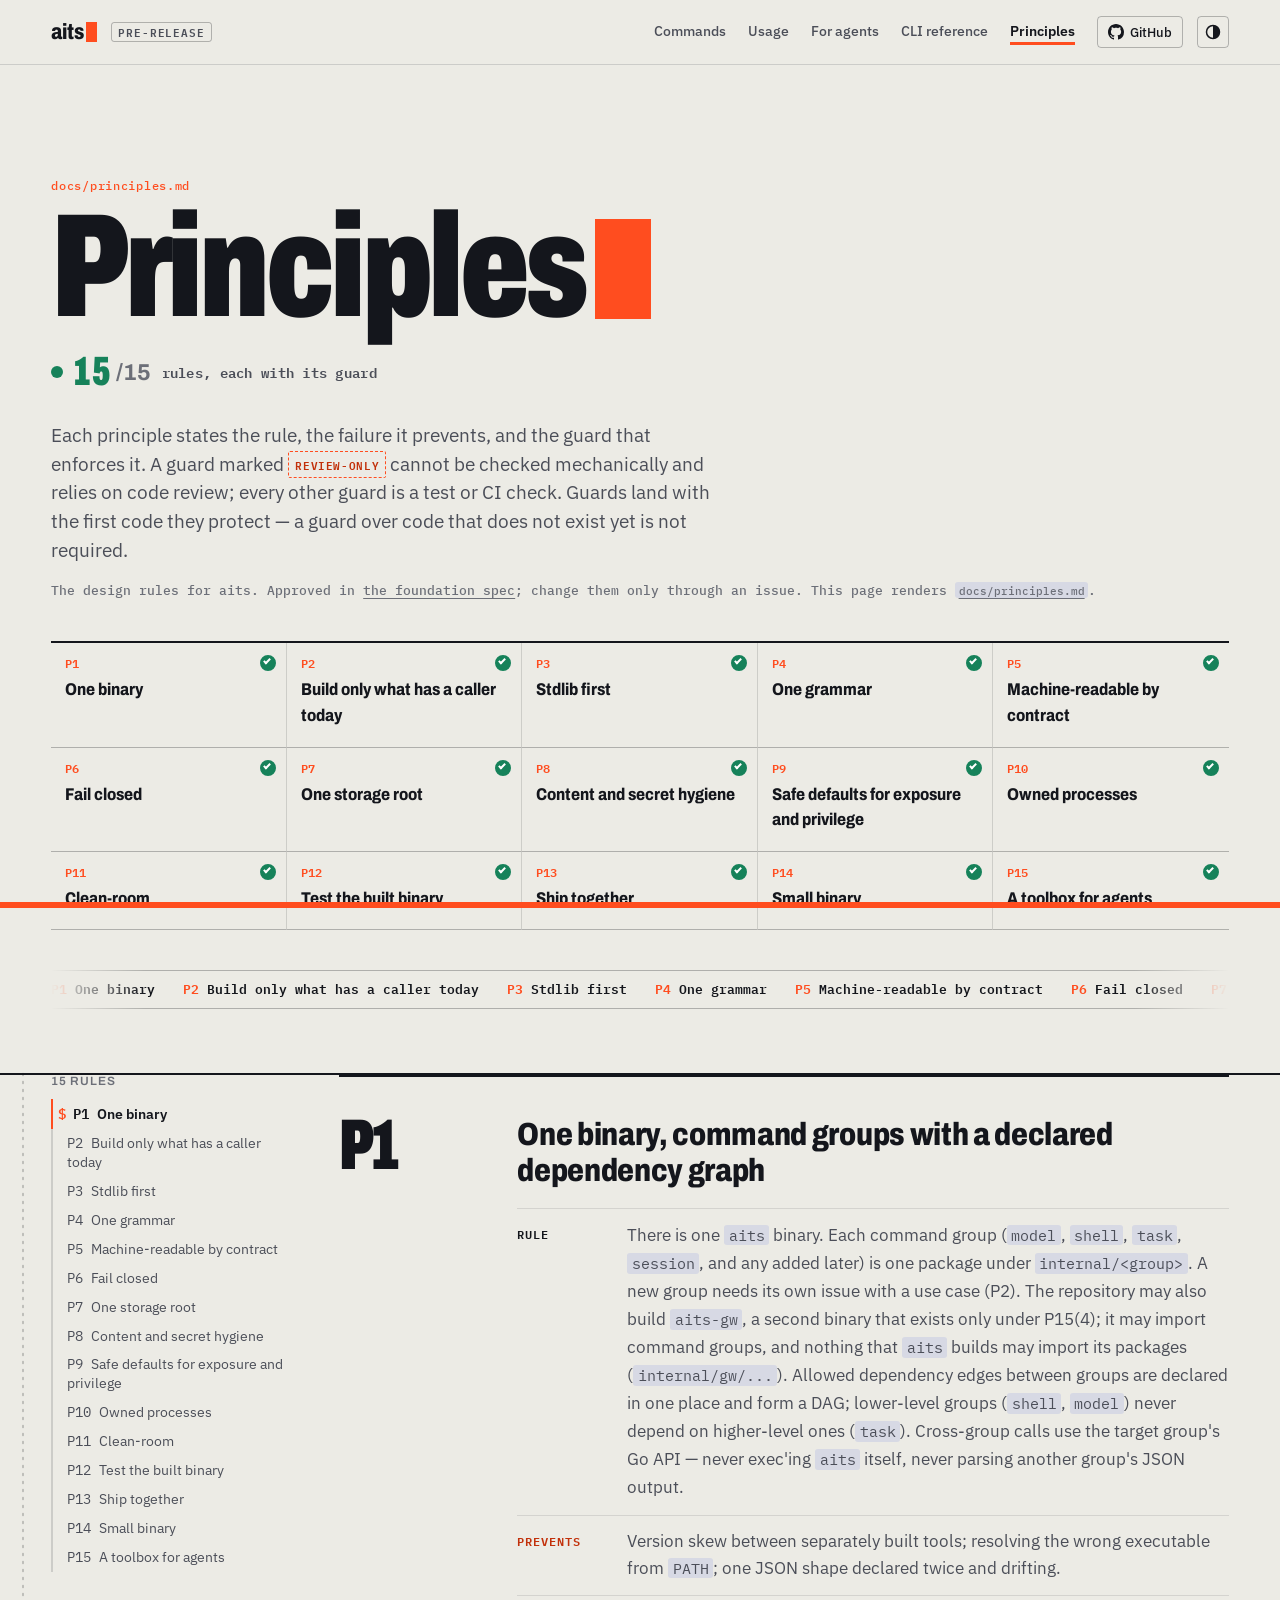
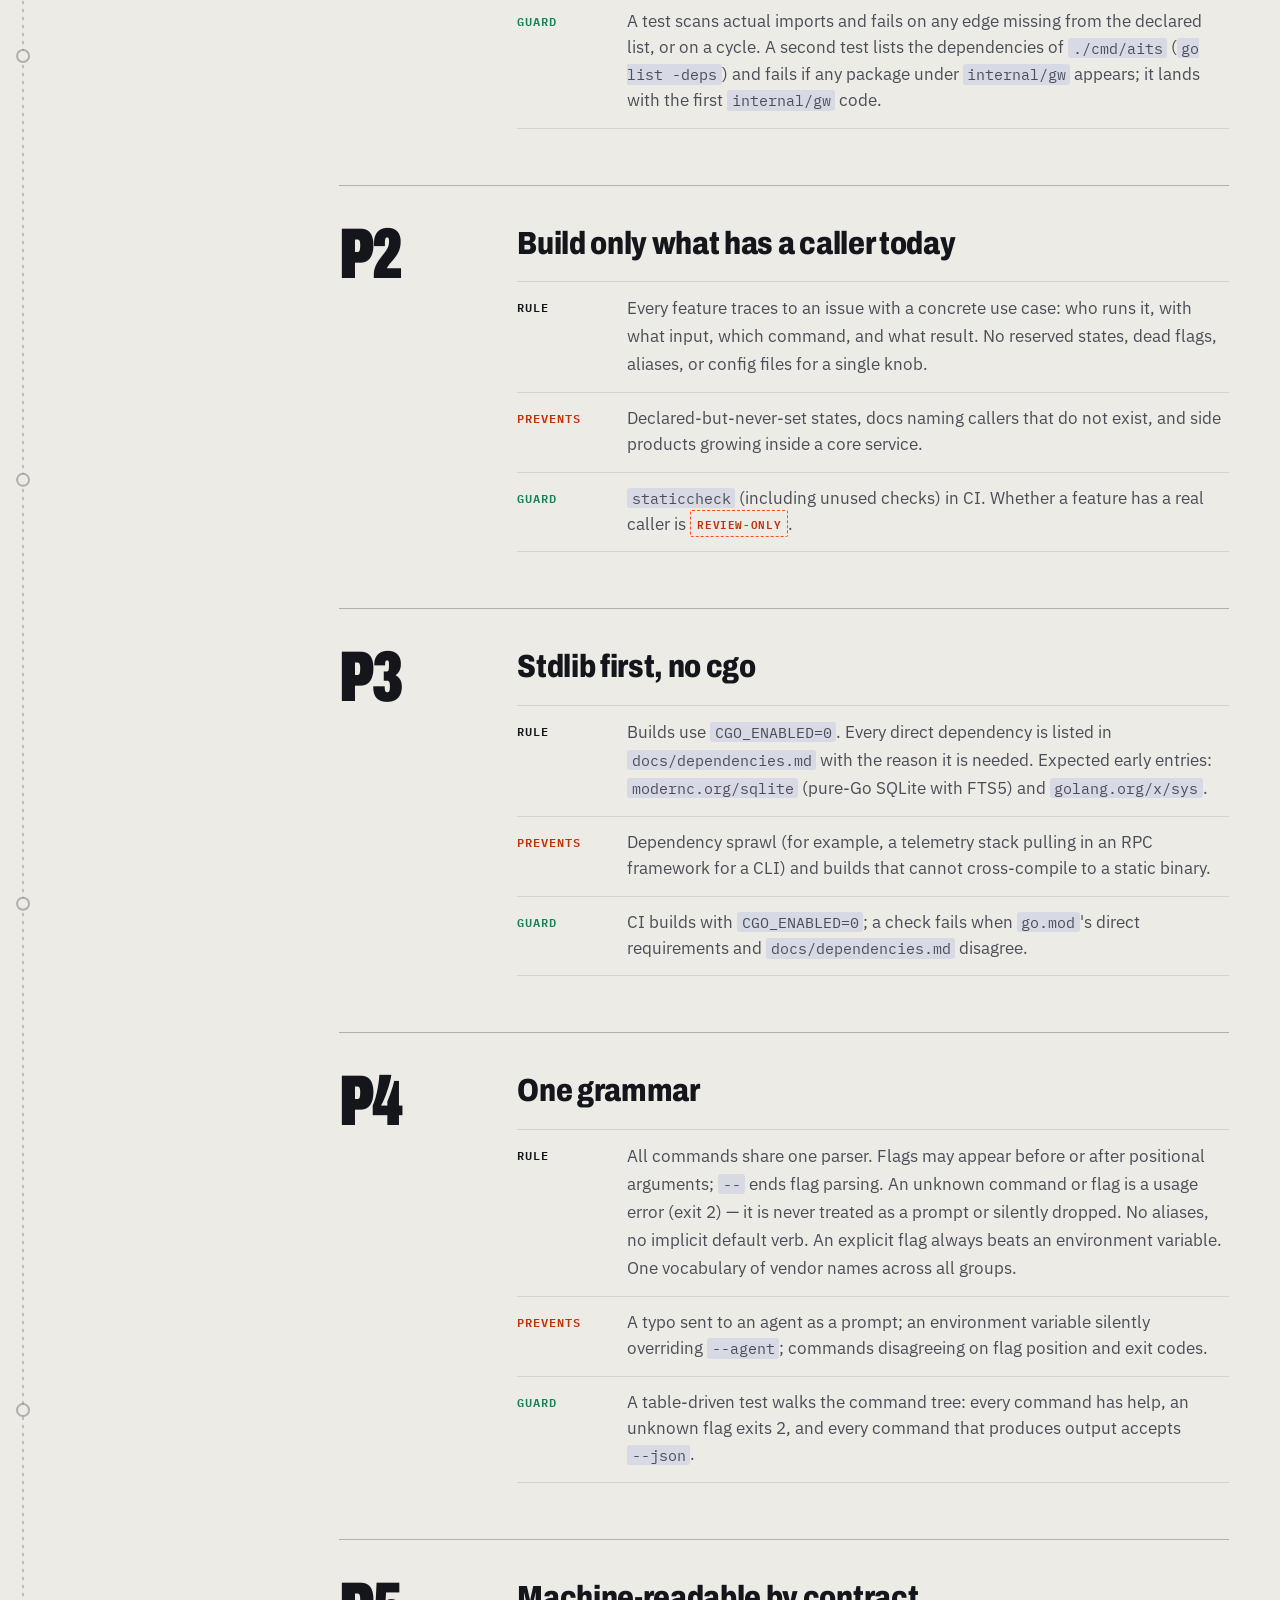
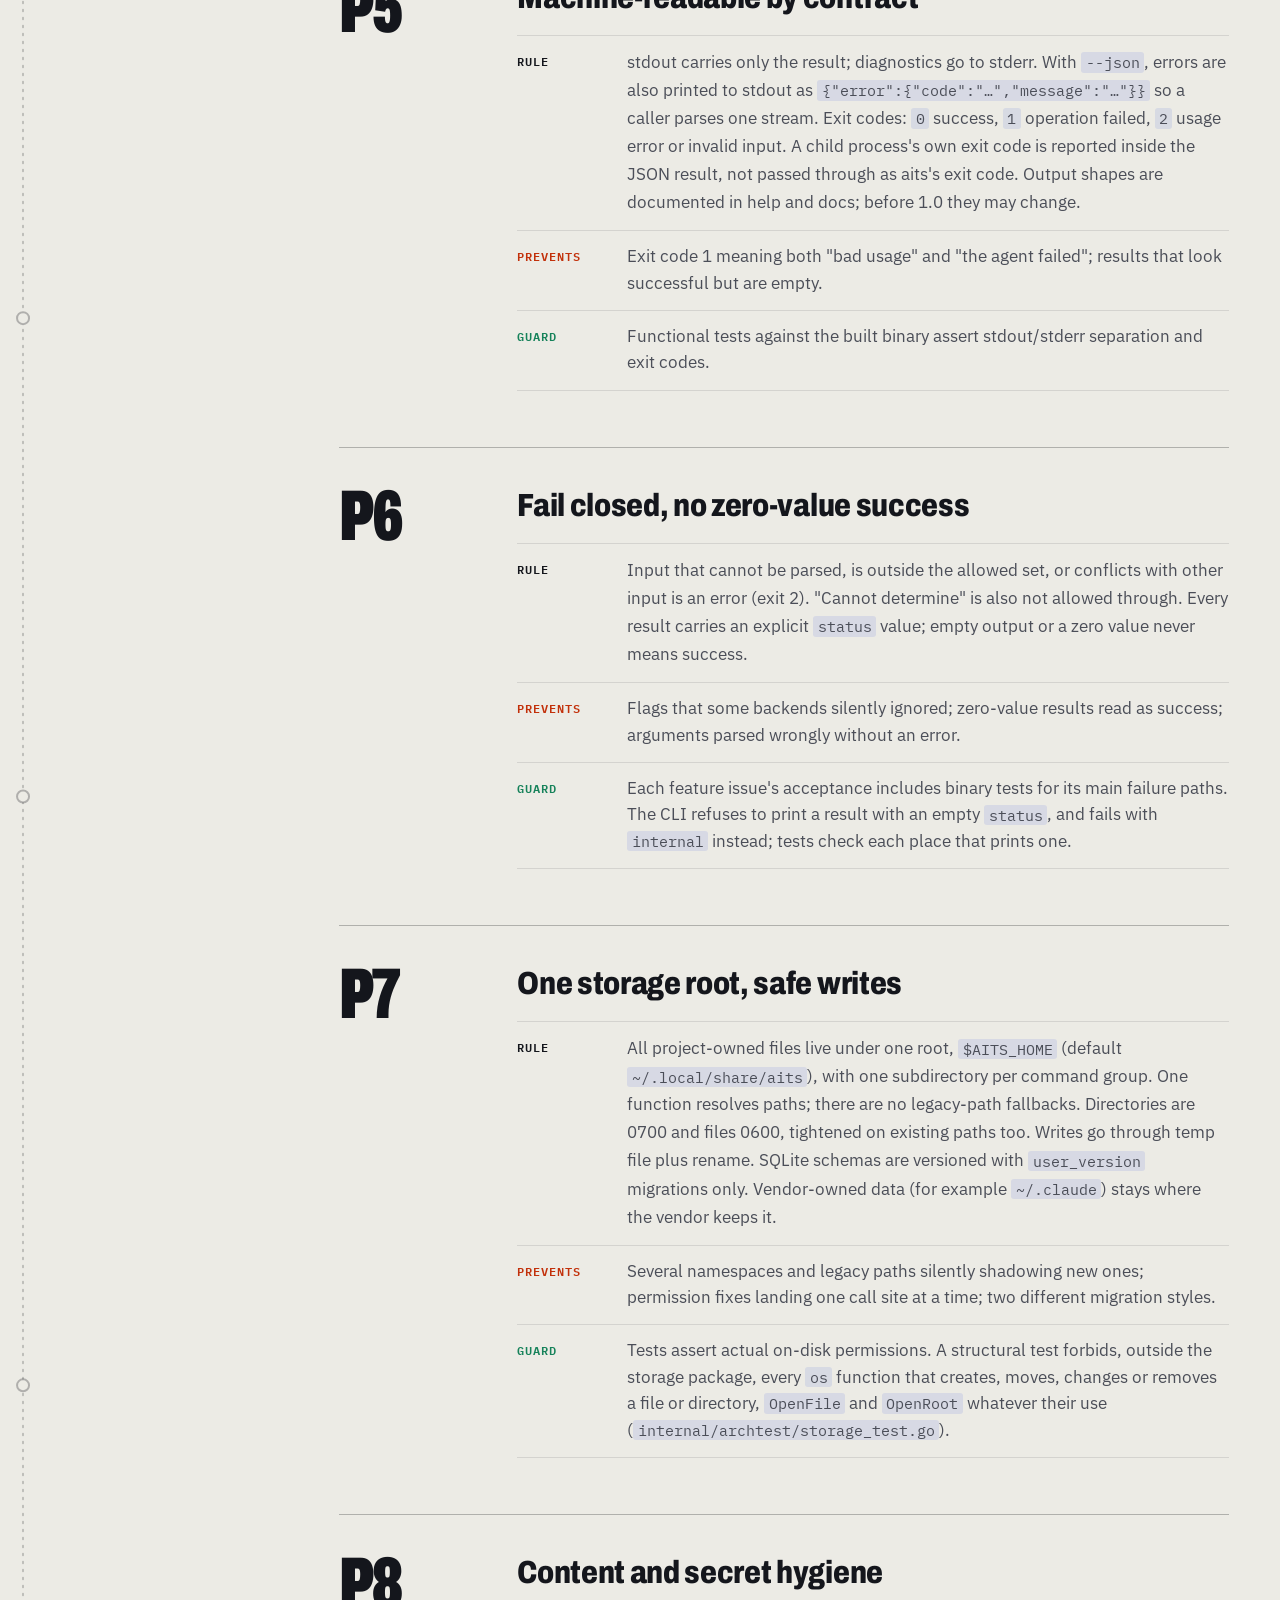
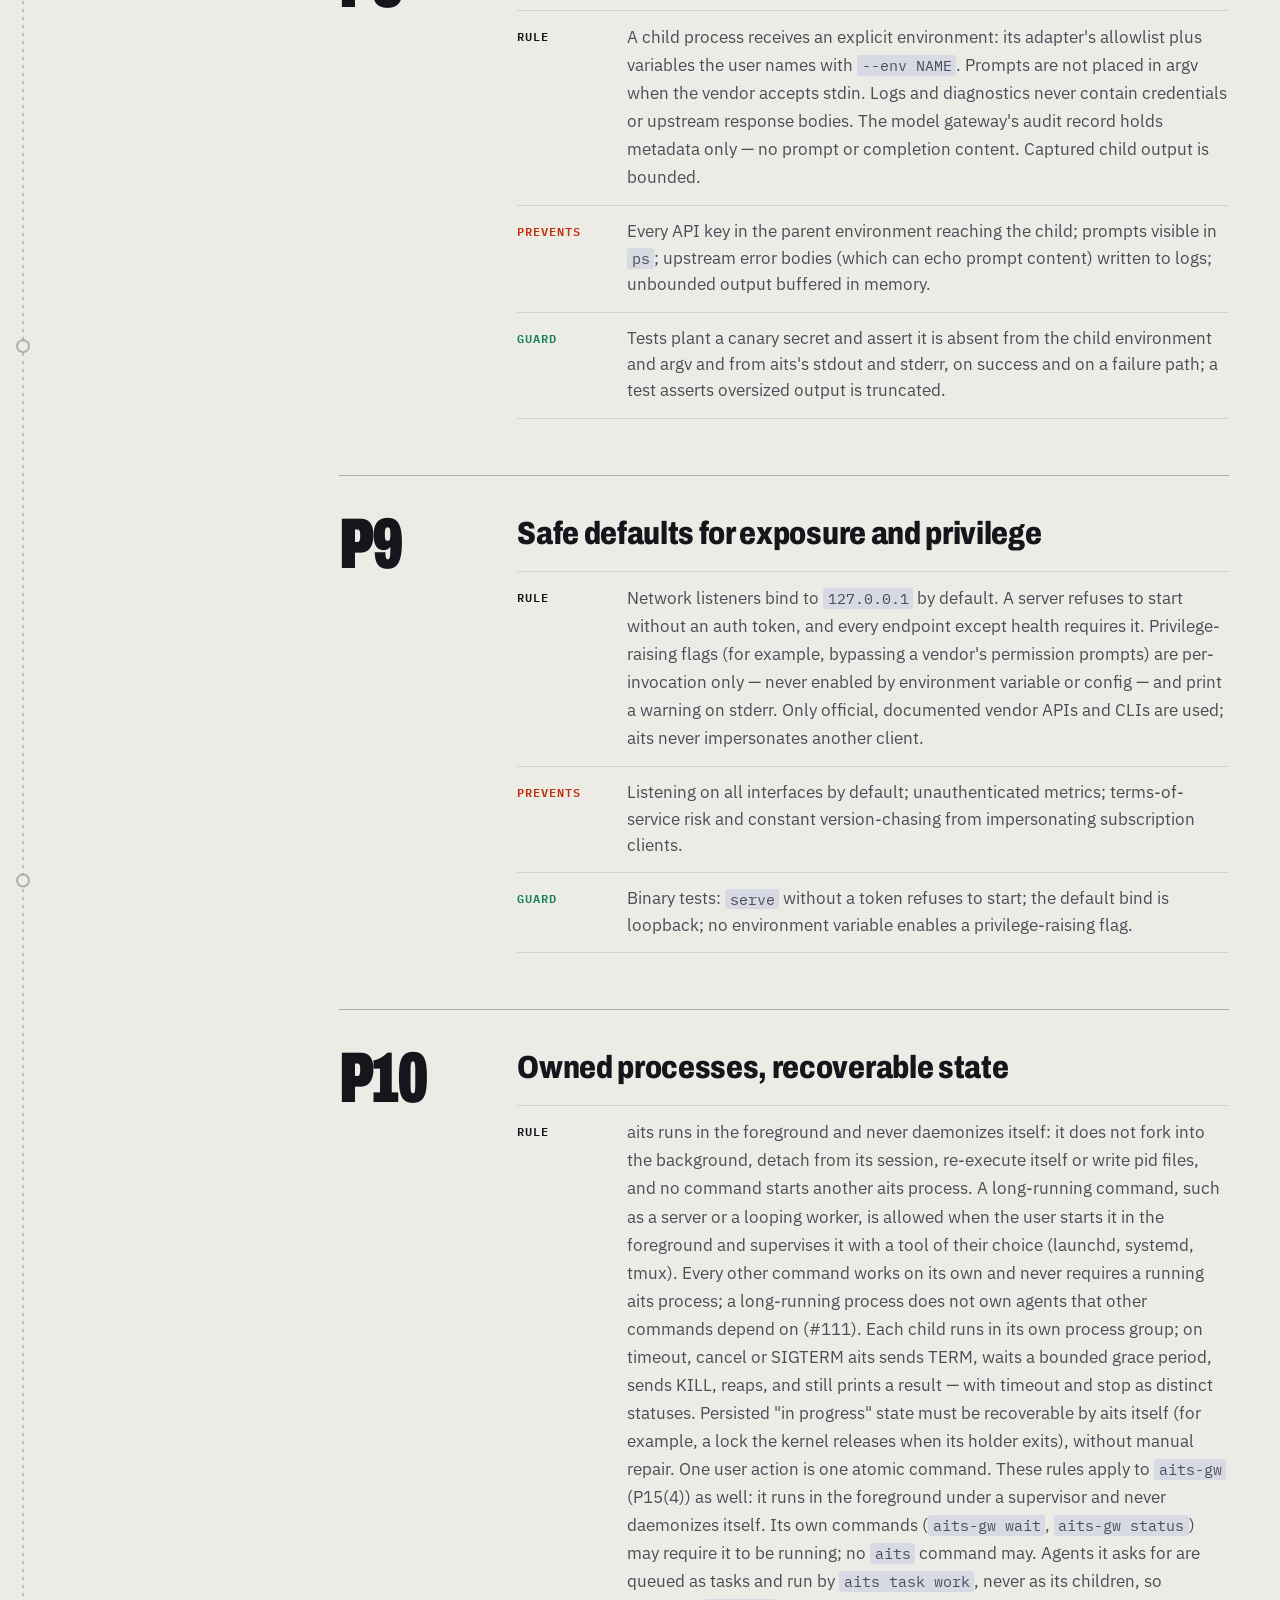
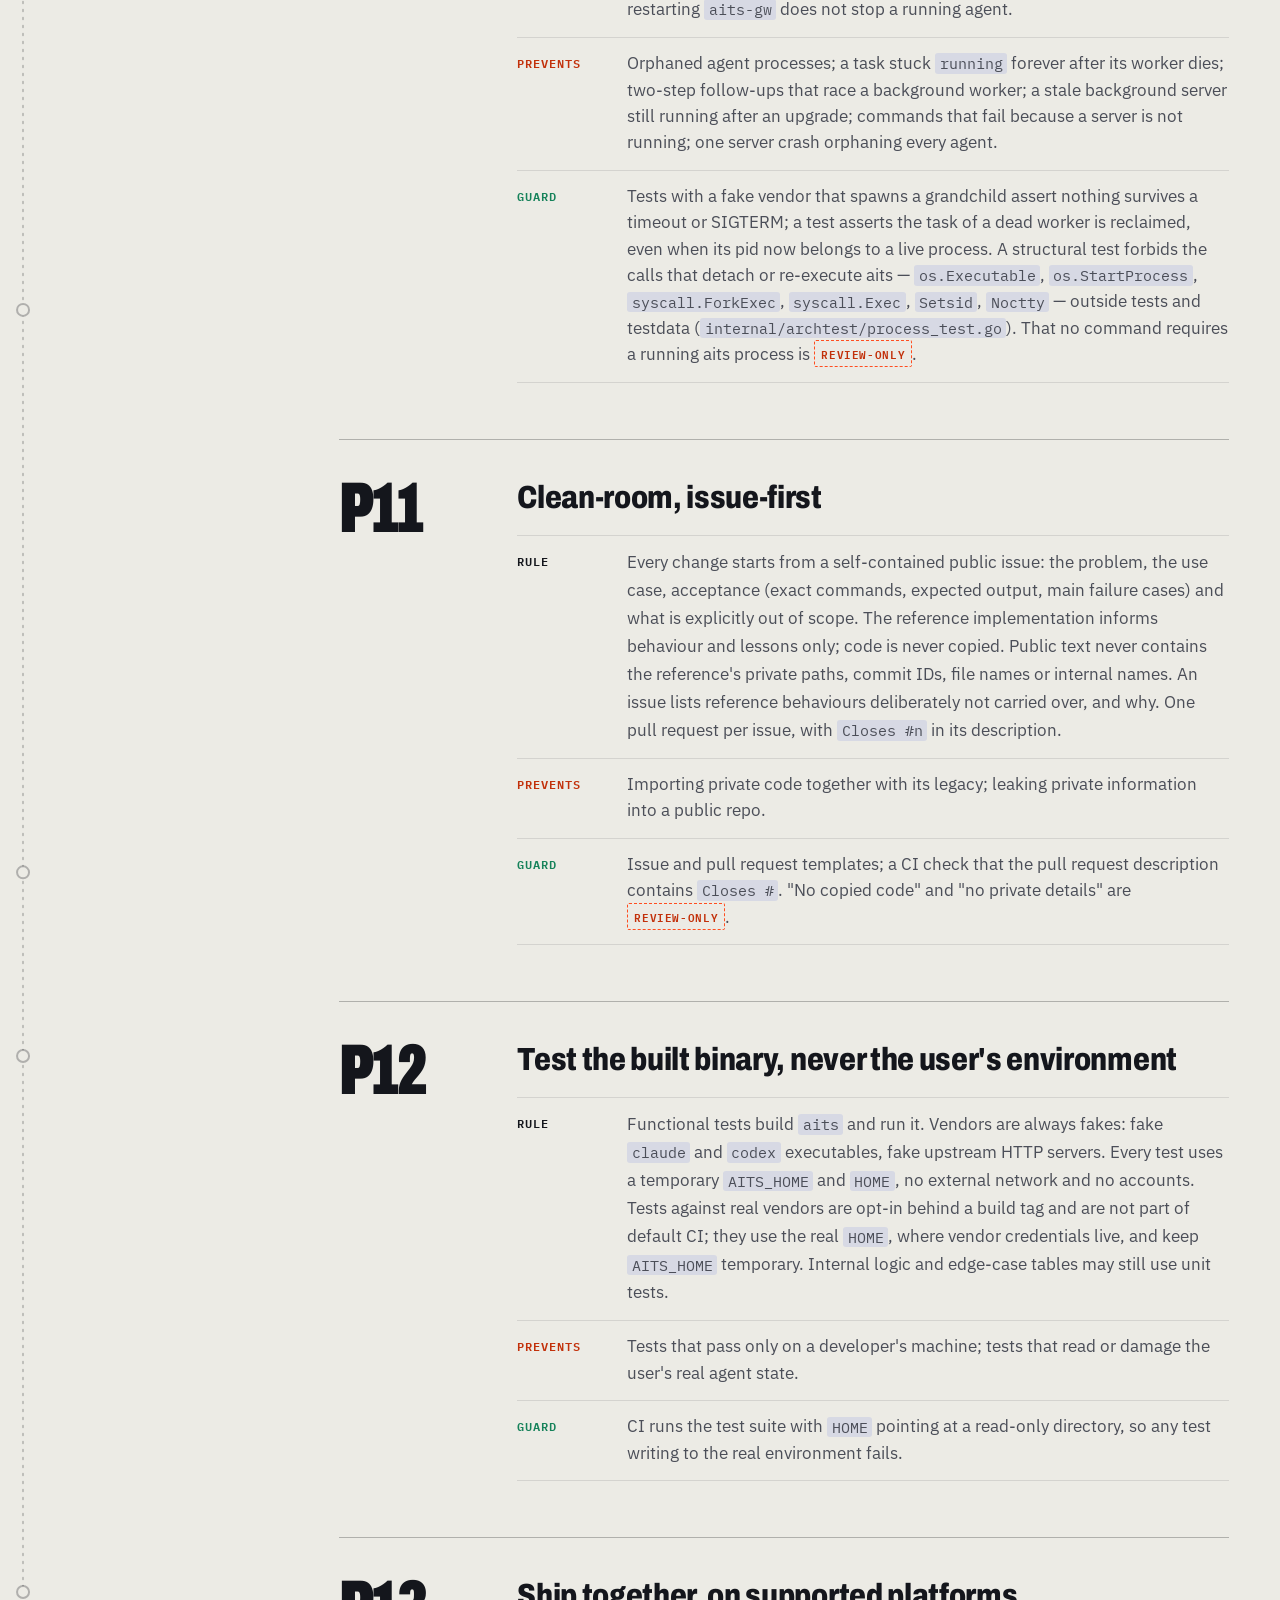
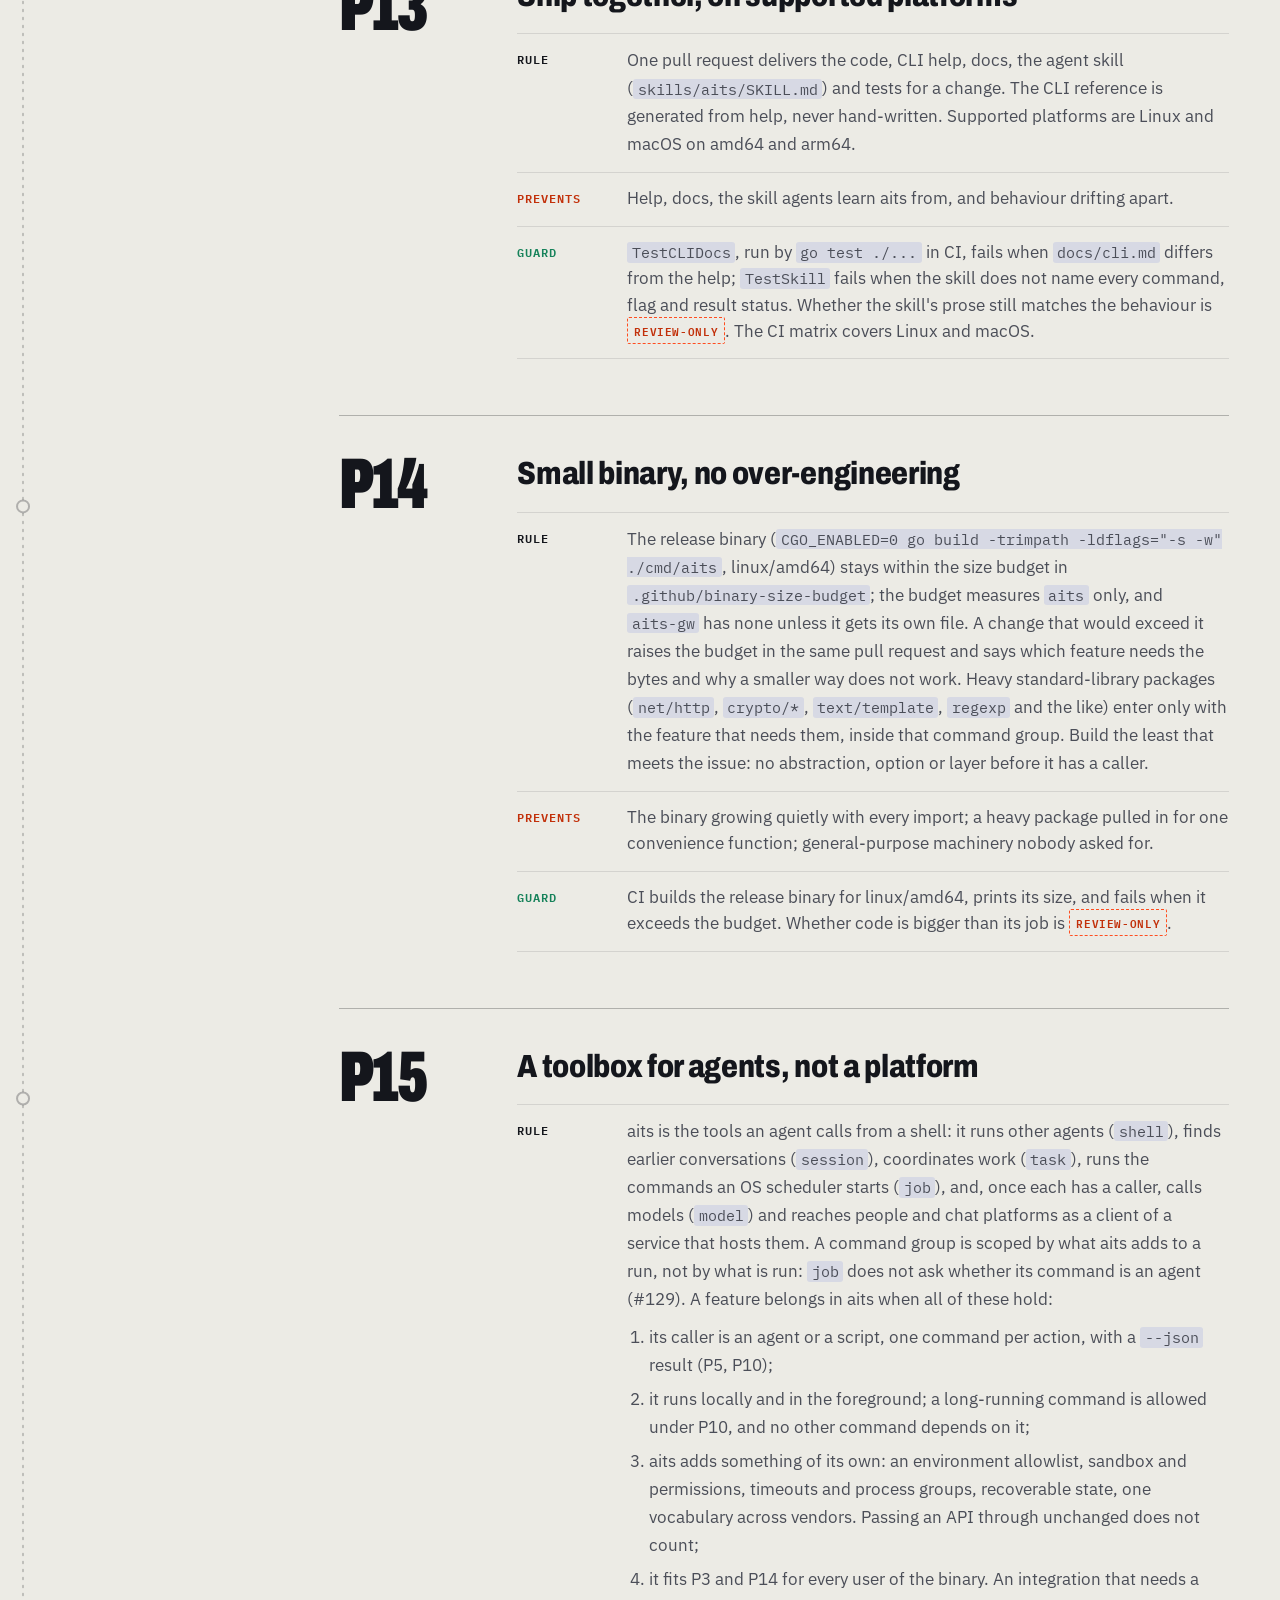
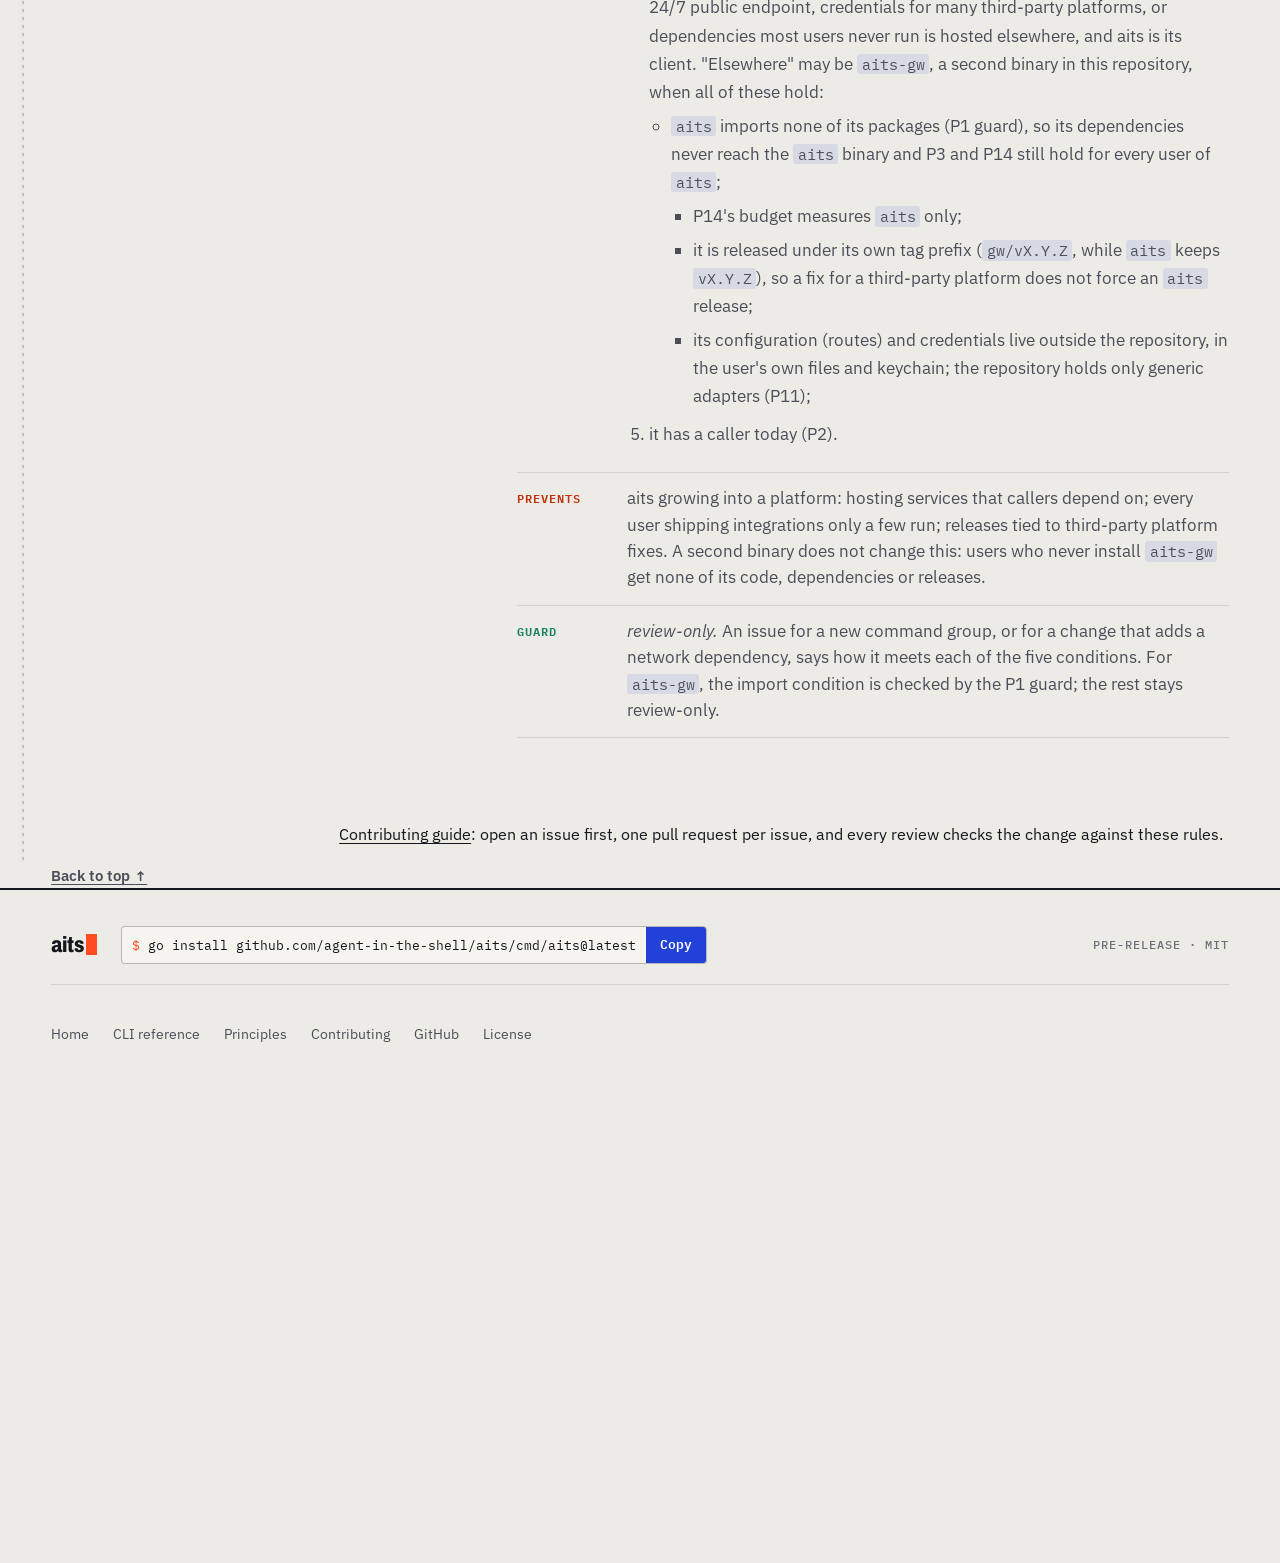
<file: site/principles.html>
<!doctype html>
<html lang="en">
<head>
<meta charset="utf-8">
<meta name="viewport" content="width=device-width, initial-scale=1">
<title>Principles: aits</title>
<meta name="description" content="The design rules for aits: each states the rule, the failure it prevents, and the guard that enforces it. Rendered from docs/principles.md.">
<meta property="og:type" content="article">
<meta property="og:site_name" content="aits">
<meta property="og:title" content="aits principles">
<meta property="og:description" content="The design rules for aits: each states the rule, the failure it prevents, and the guard that enforces it. Rendered from docs/principles.md.">
<meta property="og:image" content="https://agent-in-the-shell.github.io/aits/og.png">
<meta name="twitter:card" content="summary_large_image">
<meta name="twitter:title" content="aits principles">
<meta name="twitter:description" content="The design rules for aits: each states the rule, the failure it prevents, and the guard that enforces it. Rendered from docs/principles.md.">
<meta name="theme-color" content="#ecebe5" media="(prefers-color-scheme: light)">
<meta name="theme-color" content="#0b0d14" media="(prefers-color-scheme: dark)">
<link rel="icon" href="favicon.svg" type="image/svg+xml">
<link rel="preconnect" href="https://fonts.googleapis.com">
<link rel="preconnect" href="https://fonts.gstatic.com" crossorigin>
<link href="https://fonts.googleapis.com/css2?family=Archivo:wdth,wght@62..125,300..900&family=IBM+Plex+Mono:ital,wght@0,400;0,500;0,600;1,400&family=IBM+Plex+Sans:wght@400;500;600&display=swap" rel="stylesheet">
<link rel="stylesheet" href="site.css">
<link rel="stylesheet" href="base.css">
<script>try{var t=localStorage.getItem('aits-theme');if(t)document.documentElement.setAttribute('data-theme',t)}catch(e){}</script>
</head>
<body class="doc-page">
<div class="vt-edge" aria-hidden="true"></div>
<a class="skip" href="#main">Skip to content</a>

<header class="bar">
  <div class="wrap">
    <a class="logo" href="index.html" aria-label="aits home">
      <span class="wm">aits</span><span class="cur" aria-hidden="true"></span>
    </a>
    <span class="tag">pre-release</span>
    <nav class="nav" aria-label="Site">
      <span class="sub"><a href="index.html#commands">Commands</a><a href="index.html#usage">Usage</a><a href="index.html#agents">For agents</a></span>
      <a href="cli.html">CLI<span class="lg"> reference</span></a>
      <a href="principles.html" aria-current="page">Principles</a>
    </nav>
    <a class="gh" href="https://github.com/agent-in-the-shell/aits" aria-label="aits on GitHub">
      <svg width="16" height="16" viewBox="0 0 16 16" aria-hidden="true" fill="currentColor"><path d="M8 0C3.58 0 0 3.58 0 8c0 3.54 2.29 6.53 5.47 7.59.4.07.55-.17.55-.38 0-.19-.01-.82-.01-1.49-2.01.37-2.53-.49-2.69-.94-.09-.23-.48-.94-.82-1.13-.28-.15-.68-.52-.01-.53.63-.01 1.08.58 1.23.82.72 1.21 1.87.87 2.33.66.07-.52.28-.87.51-1.07-1.78-.2-3.64-.89-3.64-3.95 0-.87.31-1.59.82-2.15-.08-.2-.36-1.02.08-2.12 0 0 .67-.21 2.2.82.64-.18 1.32-.27 2-.27.68 0 1.36.09 2 .27 1.53-1.04 2.2-.82 2.2-.82.44 1.1.16 1.92.08 2.12.51.56.82 1.27.82 2.15 0 3.07-1.87 3.75-3.65 3.95.29.25.54.73.54 1.48 0 1.07-.01 1.93-.01 2.2 0 .21.15.46.55.38A8.013 8.013 0 0016 8c0-4.42-3.58-8-8-8z"/></svg>
      <span>GitHub</span>
    </a>
    <button class="theme" id="theme" type="button" aria-label="Switch color theme">
      <svg width="16" height="16" viewBox="0 0 16 16" aria-hidden="true"><circle cx="8" cy="8" r="6.5" fill="none" stroke="currentColor" stroke-width="1.5"/><path d="M8 1.5a6.5 6.5 0 010 13z" fill="currentColor"/></svg>
    </button>
  </div>
  <div class="fuse" aria-hidden="true"></div>
</header>

<main id="main">
<div class="doc-head" id="top" data-hero="ci">
  <div class="wrap">
    <span class="num">docs/principles.md</span>
    <h1>Principles<span class="sq" aria-hidden="true"></span></h1>
    <p class="cicount" aria-hidden="true"><i class="cc-st"></i><b class="cc-n">15</b><span class="cc-of">/15</span> <span class="cc-l">rules, each with its guard</span></p>
    <p class="lede">Each principle states the rule, the failure it prevents, and the guard that enforces it. A guard marked <span class="ro">review-only</span> cannot be checked mechanically and relies on code review; every other guard is a test or CI check. Guards land with the first code they protect — a guard over code that does not exist yet is not required.</p>
    <p class="meta">The design rules for aits. Approved in <a href="https://github.com/agent-in-the-shell/aits/blob/main/docs/superpowers/specs/2026-10-13-aits-foundation-design.md">the foundation spec</a>; change them only through an issue. This page renders <a href="https://github.com/agent-in-the-shell/aits/blob/main/docs/principles.md"><code>docs/principles.md</code></a>.</p>
    <ol class="pgrid" aria-label="All principles"><li><a href="#p1"><span class="pn">P1</span><span class="pt">One binary</span></a></li><li><a href="#p2"><span class="pn">P2</span><span class="pt">Build only what has a caller today</span></a></li><li><a href="#p3"><span class="pn">P3</span><span class="pt">Stdlib first</span></a></li><li><a href="#p4"><span class="pn">P4</span><span class="pt">One grammar</span></a></li><li><a href="#p5"><span class="pn">P5</span><span class="pt">Machine-readable by contract</span></a></li><li><a href="#p6"><span class="pn">P6</span><span class="pt">Fail closed</span></a></li><li><a href="#p7"><span class="pn">P7</span><span class="pt">One storage root</span></a></li><li><a href="#p8"><span class="pn">P8</span><span class="pt">Content and secret hygiene</span></a></li><li><a href="#p9"><span class="pn">P9</span><span class="pt">Safe defaults for exposure and privilege</span></a></li><li><a href="#p10"><span class="pn">P10</span><span class="pt">Owned processes</span></a></li><li><a href="#p11"><span class="pn">P11</span><span class="pt">Clean-room</span></a></li><li><a href="#p12"><span class="pn">P12</span><span class="pt">Test the built binary</span></a></li><li><a href="#p13"><span class="pn">P13</span><span class="pt">Ship together</span></a></li><li><a href="#p14"><span class="pn">P14</span><span class="pt">Small binary</span></a></li><li><a href="#p15"><span class="pn">P15</span><span class="pt">A toolbox for agents</span></a></li></ol>
    <div class="ticker" aria-hidden="true"><span><b><i>P1</i> One binary</b><b><i>P2</i> Build only what has a caller today</b><b><i>P3</i> Stdlib first</b><b><i>P4</i> One grammar</b><b><i>P5</i> Machine-readable by contract</b><b><i>P6</i> Fail closed</b><b><i>P7</i> One storage root</b><b><i>P8</i> Content and secret hygiene</b><b><i>P9</i> Safe defaults for exposure and privilege</b><b><i>P10</i> Owned processes</b><b><i>P11</i> Clean-room</b><b><i>P12</i> Test the built binary</b><b><i>P13</i> Ship together</b><b><i>P14</i> Small binary</b><b><i>P15</i> A toolbox for agents</b><b><i>P1</i> One binary</b><b><i>P2</i> Build only what has a caller today</b><b><i>P3</i> Stdlib first</b><b><i>P4</i> One grammar</b><b><i>P5</i> Machine-readable by contract</b><b><i>P6</i> Fail closed</b><b><i>P7</i> One storage root</b><b><i>P8</i> Content and secret hygiene</b><b><i>P9</i> Safe defaults for exposure and privilege</b><b><i>P10</i> Owned processes</b><b><i>P11</i> Clean-room</b><b><i>P12</i> Test the built binary</b><b><i>P13</i> Ship together</b><b><i>P14</i> Small binary</b><b><i>P15</i> A toolbox for agents</b></span></div>
  </div>
</div>

<div class="wrap doc">
  <nav class="toc" aria-label="Principles on this page">
    <h2>15 rules</h2>
    <ol>
      <li><a href="#p1">P1 <span class="t t2">One binary</span></a></li>
      <li><a href="#p2">P2 <span class="t t2">Build only what has a caller today</span></a></li>
      <li><a href="#p3">P3 <span class="t t2">Stdlib first</span></a></li>
      <li><a href="#p4">P4 <span class="t t2">One grammar</span></a></li>
      <li><a href="#p5">P5 <span class="t t2">Machine-readable by contract</span></a></li>
      <li><a href="#p6">P6 <span class="t t2">Fail closed</span></a></li>
      <li><a href="#p7">P7 <span class="t t2">One storage root</span></a></li>
      <li><a href="#p8">P8 <span class="t t2">Content and secret hygiene</span></a></li>
      <li><a href="#p9">P9 <span class="t t2">Safe defaults for exposure and privilege</span></a></li>
      <li><a href="#p10">P10 <span class="t t2">Owned processes</span></a></li>
      <li><a href="#p11">P11 <span class="t t2">Clean-room</span></a></li>
      <li><a href="#p12">P12 <span class="t t2">Test the built binary</span></a></li>
      <li><a href="#p13">P13 <span class="t t2">Ship together</span></a></li>
      <li><a href="#p14">P14 <span class="t t2">Small binary</span></a></li>
      <li><a href="#p15">P15 <span class="t t2">A toolbox for agents</span></a></li>
    </ol>
  </nav>

  <div class="doc-body">

  <article class="prin" id="p1"><div class="big">P1</div><div>
    <h2>One binary, command groups with a declared dependency graph</h2>
    <dl class="rpg">
      <dt class="r">Rule</dt><dd><p>There is one <code>aits</code> binary. Each command group (<code>model</code>, <code>shell</code>, <code>task</code>, <code>session</code>, and any added later) is one package under <code>internal/&lt;group&gt;</code>. A new group needs its own issue with a use case (P2). The repository may also build <code>aits-gw</code>, a second binary that exists only under P15(4); it may import command groups, and nothing that <code>aits</code> builds may import its packages (<code>internal/gw/...</code>). Allowed dependency edges between groups are declared in one place and form a DAG; lower-level groups (<code>shell</code>, <code>model</code>) never depend on higher-level ones (<code>task</code>). Cross-group calls use the target group&#39;s Go API — never exec&#39;ing <code>aits</code> itself, never parsing another group&#39;s JSON output.</p></dd>
      <dt class="p">Prevents</dt><dd><p>Version skew between separately built tools; resolving the wrong executable from <code>PATH</code>; one JSON shape declared twice and drifting.</p></dd>
      <dt class="g">Guard</dt><dd><p>A test scans actual imports and fails on any edge missing from the declared list, or on a cycle. A second test lists the dependencies of <code>./cmd/aits</code> (<code>go list -deps</code>) and fails if any package under <code>internal/gw</code> appears; it lands with the first <code>internal/gw</code> code.</p></dd>
    </dl>
  </div></article>

  <article class="prin" id="p2"><div class="big">P2</div><div>
    <h2>Build only what has a caller today</h2>
    <dl class="rpg">
      <dt class="r">Rule</dt><dd><p>Every feature traces to an issue with a concrete use case: who runs it, with what input, which command, and what result. No reserved states, dead flags, aliases, or config files for a single knob.</p></dd>
      <dt class="p">Prevents</dt><dd><p>Declared-but-never-set states, docs naming callers that do not exist, and side products growing inside a core service.</p></dd>
      <dt class="g">Guard</dt><dd><p><code>staticcheck</code> (including unused checks) in CI. Whether a feature has a real caller is <span class="ro">review-only</span>.</p></dd>
    </dl>
  </div></article>

  <article class="prin" id="p3"><div class="big">P3</div><div>
    <h2>Stdlib first, no cgo</h2>
    <dl class="rpg">
      <dt class="r">Rule</dt><dd><p>Builds use <code>CGO_ENABLED=0</code>. Every direct dependency is listed in <code>docs/dependencies.md</code> with the reason it is needed. Expected early entries: <code>modernc.org/sqlite</code> (pure-Go SQLite with FTS5) and <code>golang.org/x/sys</code>.</p></dd>
      <dt class="p">Prevents</dt><dd><p>Dependency sprawl (for example, a telemetry stack pulling in an RPC framework for a CLI) and builds that cannot cross-compile to a static binary.</p></dd>
      <dt class="g">Guard</dt><dd><p>CI builds with <code>CGO_ENABLED=0</code>; a check fails when <code>go.mod</code>&#39;s direct requirements and <code>docs/dependencies.md</code> disagree.</p></dd>
    </dl>
  </div></article>

  <article class="prin" id="p4"><div class="big">P4</div><div>
    <h2>One grammar</h2>
    <dl class="rpg">
      <dt class="r">Rule</dt><dd><p>All commands share one parser. Flags may appear before or after positional arguments; <code>--</code> ends flag parsing. An unknown command or flag is a usage error (exit 2) — it is never treated as a prompt or silently dropped. No aliases, no implicit default verb. An explicit flag always beats an environment variable. One vocabulary of vendor names across all groups.</p></dd>
      <dt class="p">Prevents</dt><dd><p>A typo sent to an agent as a prompt; an environment variable silently overriding <code>--agent</code>; commands disagreeing on flag position and exit codes.</p></dd>
      <dt class="g">Guard</dt><dd><p>A table-driven test walks the command tree: every command has help, an unknown flag exits 2, and every command that produces output accepts <code>--json</code>.</p></dd>
    </dl>
  </div></article>

  <article class="prin" id="p5"><div class="big">P5</div><div>
    <h2>Machine-readable by contract</h2>
    <dl class="rpg">
      <dt class="r">Rule</dt><dd><p>stdout carries only the result; diagnostics go to stderr. With <code>--json</code>, errors are also printed to stdout as <code>{&#34;error&#34;:{&#34;code&#34;:&#34;…&#34;,&#34;message&#34;:&#34;…&#34;}}</code> so a caller parses one stream. Exit codes: <code>0</code> success, <code>1</code> operation failed, <code>2</code> usage error or invalid input. A child process&#39;s own exit code is reported inside the JSON result, not passed through as aits&#39;s exit code. Output shapes are documented in help and docs; before 1.0 they may change.</p></dd>
      <dt class="p">Prevents</dt><dd><p>Exit code 1 meaning both &#34;bad usage&#34; and &#34;the agent failed&#34;; results that look successful but are empty.</p></dd>
      <dt class="g">Guard</dt><dd><p>Functional tests against the built binary assert stdout/stderr separation and exit codes.</p></dd>
    </dl>
  </div></article>

  <article class="prin" id="p6"><div class="big">P6</div><div>
    <h2>Fail closed, no zero-value success</h2>
    <dl class="rpg">
      <dt class="r">Rule</dt><dd><p>Input that cannot be parsed, is outside the allowed set, or conflicts with other input is an error (exit 2). &#34;Cannot determine&#34; is also not allowed through. Every result carries an explicit <code>status</code> value; empty output or a zero value never means success.</p></dd>
      <dt class="p">Prevents</dt><dd><p>Flags that some backends silently ignored; zero-value results read as success; arguments parsed wrongly without an error.</p></dd>
      <dt class="g">Guard</dt><dd><p>Each feature issue&#39;s acceptance includes binary tests for its main failure paths. The CLI refuses to print a result with an empty <code>status</code>, and fails with <code>internal</code> instead; tests check each place that prints one.</p></dd>
    </dl>
  </div></article>

  <article class="prin" id="p7"><div class="big">P7</div><div>
    <h2>One storage root, safe writes</h2>
    <dl class="rpg">
      <dt class="r">Rule</dt><dd><p>All project-owned files live under one root, <code>$AITS_HOME</code> (default <code>~/.local/share/aits</code>), with one subdirectory per command group. One function resolves paths; there are no legacy-path fallbacks. Directories are 0700 and files 0600, tightened on existing paths too. Writes go through temp file plus rename. SQLite schemas are versioned with <code>user_version</code> migrations only. Vendor-owned data (for example <code>~/.claude</code>) stays where the vendor keeps it.</p></dd>
      <dt class="p">Prevents</dt><dd><p>Several namespaces and legacy paths silently shadowing new ones; permission fixes landing one call site at a time; two different migration styles.</p></dd>
      <dt class="g">Guard</dt><dd><p>Tests assert actual on-disk permissions. A structural test forbids, outside the storage package, every <code>os</code> function that creates, moves, changes or removes a file or directory, <code>OpenFile</code> and <code>OpenRoot</code> whatever their use (<code>internal/archtest/storage_test.go</code>).</p></dd>
    </dl>
  </div></article>

  <article class="prin" id="p8"><div class="big">P8</div><div>
    <h2>Content and secret hygiene</h2>
    <dl class="rpg">
      <dt class="r">Rule</dt><dd><p>A child process receives an explicit environment: its adapter&#39;s allowlist plus variables the user names with <code>--env NAME</code>. Prompts are not placed in argv when the vendor accepts stdin. Logs and diagnostics never contain credentials or upstream response bodies. The model gateway&#39;s audit record holds metadata only — no prompt or completion content. Captured child output is bounded.</p></dd>
      <dt class="p">Prevents</dt><dd><p>Every API key in the parent environment reaching the child; prompts visible in <code>ps</code>; upstream error bodies (which can echo prompt content) written to logs; unbounded output buffered in memory.</p></dd>
      <dt class="g">Guard</dt><dd><p>Tests plant a canary secret and assert it is absent from the child environment and argv and from aits&#39;s stdout and stderr, on success and on a failure path; a test asserts oversized output is truncated.</p></dd>
    </dl>
  </div></article>

  <article class="prin" id="p9"><div class="big">P9</div><div>
    <h2>Safe defaults for exposure and privilege</h2>
    <dl class="rpg">
      <dt class="r">Rule</dt><dd><p>Network listeners bind to <code>127.0.0.1</code> by default. A server refuses to start without an auth token, and every endpoint except health requires it. Privilege-raising flags (for example, bypassing a vendor&#39;s permission prompts) are per-invocation only — never enabled by environment variable or config — and print a warning on stderr. Only official, documented vendor APIs and CLIs are used; aits never impersonates another client.</p></dd>
      <dt class="p">Prevents</dt><dd><p>Listening on all interfaces by default; unauthenticated metrics; terms-of-service risk and constant version-chasing from impersonating subscription clients.</p></dd>
      <dt class="g">Guard</dt><dd><p>Binary tests: <code>serve</code> without a token refuses to start; the default bind is loopback; no environment variable enables a privilege-raising flag.</p></dd>
    </dl>
  </div></article>

  <article class="prin" id="p10"><div class="big">P10</div><div>
    <h2>Owned processes, recoverable state</h2>
    <dl class="rpg">
      <dt class="r">Rule</dt><dd><p>aits runs in the foreground and never daemonizes itself: it does not fork into the background, detach from its session, re-execute itself or write pid files, and no command starts another aits process. A long-running command, such as a server or a looping worker, is allowed when the user starts it in the foreground and supervises it with a tool of their choice (launchd, systemd, tmux). Every other command works on its own and never requires a running aits process; a long-running process does not own agents that other commands depend on (#111). Each child runs in its own process group; on timeout, cancel or SIGTERM aits sends TERM, waits a bounded grace period, sends KILL, reaps, and still prints a result — with timeout and stop as distinct statuses. Persisted &#34;in progress&#34; state must be recoverable by aits itself (for example, a lock the kernel releases when its holder exits), without manual repair. One user action is one atomic command. These rules apply to <code>aits-gw</code> (P15(4)) as well: it runs in the foreground under a supervisor and never daemonizes itself. Its own commands (<code>aits-gw wait</code>, <code>aits-gw status</code>) may require it to be running; no <code>aits</code> command may. Agents it asks for are queued as tasks and run by <code>aits task work</code>, never as its children, so restarting <code>aits-gw</code> does not stop a running agent.</p></dd>
      <dt class="p">Prevents</dt><dd><p>Orphaned agent processes; a task stuck <code>running</code> forever after its worker dies; two-step follow-ups that race a background worker; a stale background server still running after an upgrade; commands that fail because a server is not running; one server crash orphaning every agent.</p></dd>
      <dt class="g">Guard</dt><dd><p>Tests with a fake vendor that spawns a grandchild assert nothing survives a timeout or SIGTERM; a test asserts the task of a dead worker is reclaimed, even when its pid now belongs to a live process. A structural test forbids the calls that detach or re-execute aits — <code>os.Executable</code>, <code>os.StartProcess</code>, <code>syscall.ForkExec</code>, <code>syscall.Exec</code>, <code>Setsid</code>, <code>Noctty</code> — outside tests and testdata (<code>internal/archtest/process_test.go</code>). That no command requires a running aits process is <span class="ro">review-only</span>.</p></dd>
    </dl>
  </div></article>

  <article class="prin" id="p11"><div class="big">P11</div><div>
    <h2>Clean-room, issue-first</h2>
    <dl class="rpg">
      <dt class="r">Rule</dt><dd><p>Every change starts from a self-contained public issue: the problem, the use case, acceptance (exact commands, expected output, main failure cases) and what is explicitly out of scope. The reference implementation informs behaviour and lessons only; code is never copied. Public text never contains the reference&#39;s private paths, commit IDs, file names or internal names. An issue lists reference behaviours deliberately not carried over, and why. One pull request per issue, with <code>Closes #n</code> in its description.</p></dd>
      <dt class="p">Prevents</dt><dd><p>Importing private code together with its legacy; leaking private information into a public repo.</p></dd>
      <dt class="g">Guard</dt><dd><p>Issue and pull request templates; a CI check that the pull request description contains <code>Closes #</code>. &#34;No copied code&#34; and &#34;no private details&#34; are <span class="ro">review-only</span>.</p></dd>
    </dl>
  </div></article>

  <article class="prin" id="p12"><div class="big">P12</div><div>
    <h2>Test the built binary, never the user&#39;s environment</h2>
    <dl class="rpg">
      <dt class="r">Rule</dt><dd><p>Functional tests build <code>aits</code> and run it. Vendors are always fakes: fake <code>claude</code> and <code>codex</code> executables, fake upstream HTTP servers. Every test uses a temporary <code>AITS_HOME</code> and <code>HOME</code>, no external network and no accounts. Tests against real vendors are opt-in behind a build tag and are not part of default CI; they use the real <code>HOME</code>, where vendor credentials live, and keep <code>AITS_HOME</code> temporary. Internal logic and edge-case tables may still use unit tests.</p></dd>
      <dt class="p">Prevents</dt><dd><p>Tests that pass only on a developer&#39;s machine; tests that read or damage the user&#39;s real agent state.</p></dd>
      <dt class="g">Guard</dt><dd><p>CI runs the test suite with <code>HOME</code> pointing at a read-only directory, so any test writing to the real environment fails.</p></dd>
    </dl>
  </div></article>

  <article class="prin" id="p13"><div class="big">P13</div><div>
    <h2>Ship together, on supported platforms</h2>
    <dl class="rpg">
      <dt class="r">Rule</dt><dd><p>One pull request delivers the code, CLI help, docs, the agent skill (<code>skills/aits/SKILL.md</code>) and tests for a change. The CLI reference is generated from help, never hand-written. Supported platforms are Linux and macOS on amd64 and arm64.</p></dd>
      <dt class="p">Prevents</dt><dd><p>Help, docs, the skill agents learn aits from, and behaviour drifting apart.</p></dd>
      <dt class="g">Guard</dt><dd><p><code>TestCLIDocs</code>, run by <code>go test ./...</code> in CI, fails when <code>docs/cli.md</code> differs from the help; <code>TestSkill</code> fails when the skill does not name every command, flag and result status. Whether the skill&#39;s prose still matches the behaviour is <span class="ro">review-only</span>. The CI matrix covers Linux and macOS.</p></dd>
    </dl>
  </div></article>

  <article class="prin" id="p14"><div class="big">P14</div><div>
    <h2>Small binary, no over-engineering</h2>
    <dl class="rpg">
      <dt class="r">Rule</dt><dd><p>The release binary (<code>CGO_ENABLED=0 go build -trimpath -ldflags=&#34;-s -w&#34; ./cmd/aits</code>, linux/amd64) stays within the size budget in <code>.github/binary-size-budget</code>; the budget measures <code>aits</code> only, and <code>aits-gw</code> has none unless it gets its own file. A change that would exceed it raises the budget in the same pull request and says which feature needs the bytes and why a smaller way does not work. Heavy standard-library packages (<code>net/http</code>, <code>crypto/*</code>, <code>text/template</code>, <code>regexp</code> and the like) enter only with the feature that needs them, inside that command group. Build the least that meets the issue: no abstraction, option or layer before it has a caller.</p></dd>
      <dt class="p">Prevents</dt><dd><p>The binary growing quietly with every import; a heavy package pulled in for one convenience function; general-purpose machinery nobody asked for.</p></dd>
      <dt class="g">Guard</dt><dd><p>CI builds the release binary for linux/amd64, prints its size, and fails when it exceeds the budget. Whether code is bigger than its job is <span class="ro">review-only</span>.</p></dd>
    </dl>
  </div></article>

  <article class="prin" id="p15"><div class="big">P15</div><div>
    <h2>A toolbox for agents, not a platform</h2>
    <dl class="rpg">
      <dt class="r">Rule</dt><dd><p>aits is the tools an agent calls from a shell: it runs other agents (<code>shell</code>), finds earlier conversations (<code>session</code>), coordinates work (<code>task</code>), runs the commands an OS scheduler starts (<code>job</code>), and, once each has a caller, calls models (<code>model</code>) and reaches people and chat platforms as a client of a service that hosts them. A command group is scoped by what aits adds to a run, not by what is run: <code>job</code> does not ask whether its command is an agent (#129). A feature belongs in aits when all of these hold:</p><ol><li>its caller is an agent or a script, one command per action, with a <code>--json</code> result (P5, P10);</li><li>it runs locally and in the foreground; a long-running command is allowed under P10, and no other command depends on it;</li><li>aits adds something of its own: an environment allowlist, sandbox and permissions, timeouts and process groups, recoverable state, one vocabulary across vendors. Passing an API through unchanged does not count;</li><li>it fits P3 and P14 for every user of the binary. An integration that needs a 24/7 public endpoint, credentials for many third-party platforms, or dependencies most users never run is hosted elsewhere, and aits is its client. &#34;Elsewhere&#34; may be <code>aits-gw</code>, a second binary in this repository, when all of these hold:<ul><li><code>aits</code> imports none of its packages (P1 guard), so its dependencies never reach the <code>aits</code> binary and P3 and P14 still hold for every user of <code>aits</code>;<ul><li>P14&#39;s budget measures <code>aits</code> only;</li><li>it is released under its own tag prefix (<code>gw/vX.Y.Z</code>, while <code>aits</code> keeps <code>vX.Y.Z</code>), so a fix for a third-party platform does not force an <code>aits</code> release;</li><li>its configuration (routes) and credentials live outside the repository, in the user&#39;s own files and keychain; the repository holds only generic adapters (P11);</li></ul></li></ul></li><li>it has a caller today (P2).</li></ol></dd>
      <dt class="p">Prevents</dt><dd><p>aits growing into a platform: hosting services that callers depend on; every user shipping integrations only a few run; releases tied to third-party platform fixes. A second binary does not change this: users who never install <code>aits-gw</code> get none of its code, dependencies or releases.</p></dd>
      <dt class="g">Guard</dt><dd><p><em>review-only.</em> An issue for a new command group, or for a change that adds a network dependency, says how it meets each of the five conditions. For <code>aits-gw</code>, the import condition is checked by the P1 guard; the rest stays review-only.</p></dd>
    </dl>
  </div></article>

  <p class="more"><a href="https://github.com/agent-in-the-shell/aits/blob/main/CONTRIBUTING.md">Contributing guide</a>: open an issue first, one pull request per issue, and every review checks the change against these rules.</p>
  </div>
</div>
</main>

<p class="totop wrap"><a href="#top">Back to top <span aria-hidden="true">&#8593;</span></a></p>
<footer>
  <div class="wrap">
    <div class="f1">
      <a class="logo f-logo" href="index.html" aria-label="aits home"><span class="wm">aits</span><span class="cur" aria-hidden="true"></span></a>
      <div class="f-inst"><code><span class="p">$ </span>go install <span class="nb">github.com/</span><wbr><span class="nb">agent-in-the-shell/</span><wbr><span class="nb">aits/cmd/</span><wbr><span class="nb">aits@latest</span></code><button class="copy" type="button" data-copy="go install github.com/agent-in-the-shell/aits/cmd/aits@latest" aria-label="Copy install command">Copy</button></div>
      <span class="f-meta">pre-release &#183; MIT</span>
    </div>
    <nav class="f2" aria-label="Footer">
      <a href="index.html">Home</a>
      <a href="cli.html">CLI reference</a>
      <a href="principles.html">Principles</a>
      <a href="https://github.com/agent-in-the-shell/aits/blob/main/CONTRIBUTING.md">Contributing</a>
      <a href="https://github.com/agent-in-the-shell/aits">GitHub</a>
      <a href="https://github.com/agent-in-the-shell/aits/blob/main/LICENSE">License</a>
    </nav>
  </div>
</footer>
<script src="site.js"></script>
<script src="base.js"></script>
</body>
</html>
</file>
<file: site/site.css>
/* aits site: one stylesheet for index, cli and principles */
:root{
  --paper:#eef0ee;--sheet:#ffffff;--sheet-2:#f6f7f6;
  --ink:#121519;--ink-2:#3f4650;--ink-3:#5f6670;
  --rule:#c9cfcc;--rule-2:#e0e3e1;
  --cobalt:#2443b8;--cobalt-ink:#ffffff;--cobalt-hover:#1a3392;--accent:#2443b8;--rule-strong:var(--ink);--bar-h:60px;
  --band:#1c3390;--band-ink:#f3f5fc;--band-2:#c9d3f5;--band-rule:rgba(255,255,255,.22);--band-sheet:rgba(255,255,255,.07);
  --ok:#08734a;--ok-bg:#d8efe2;
  --steel:#4f5f72;--steel-bg:#e2e7ed;
  --run:#2443b8;--run-bg:#e1e6f9;
  --key:#2443b8;--str:#08734a;--num:#a8400c;
  --warn:#a3341b;--warn-bg:#f8e3dc;
  --mark:#ffe55c;--mark-ink:#121519;
  --focus:#2443b8;
  --hatch:rgba(18,21,25,.075);
  color-scheme:light;
}
@media (prefers-color-scheme: dark){
  :root:not([data-theme="light"]){
    --paper:#181c25;--sheet:#1f2430;--sheet-2:#242a37;
    --ink:#f0f2f6;--ink-2:#d9dde6;--ink-3:#a6aebb;
    --rule:#3a4252;--rule-2:#2c3340;
    --cobalt:#4c66f0;--cobalt-ink:#ffffff;--cobalt-hover:#3d56dc;--accent:#8aa4ff;--rule-strong:rgba(232,235,233,.4);
    --band:#1f3399;--band-ink:#f3f5fc;--band-2:#c9d3f5;--band-rule:rgba(255,255,255,.18);--band-sheet:rgba(255,255,255,.05);
    --ok:#62d29d;--ok-bg:#163527;
    --steel:#a7b6c6;--steel-bg:#262f39;
    --run:#8fa8ff;--run-bg:#1d2747;
    --key:#8fa8ff;--str:#6fd6a3;--num:#f2a36b;
    --warn:#ff9a7f;--warn-bg:#3b211b;
    --mark:#e8cf3a;--mark-ink:#121519;
    --focus:#8fa8ff;
    --hatch:rgba(232,235,233,.07);
    color-scheme:dark;
  }
}
:root[data-theme="dark"]{
  --paper:#181c25;--sheet:#1f2430;--sheet-2:#242a37;
  --ink:#f0f2f6;--ink-2:#d9dde6;--ink-3:#a6aebb;
  --rule:#3a4252;--rule-2:#2c3340;
  --cobalt:#4c66f0;--cobalt-ink:#ffffff;--cobalt-hover:#3d56dc;--accent:#8aa4ff;--rule-strong:rgba(232,235,233,.4);
  --band:#1f3399;--band-ink:#f3f5fc;--band-2:#c9d3f5;--band-rule:rgba(255,255,255,.18);--band-sheet:rgba(255,255,255,.05);
  --ok:#62d29d;--ok-bg:#163527;
  --steel:#a7b6c6;--steel-bg:#262f39;
  --run:#8fa8ff;--run-bg:#1d2747;
  --key:#8fa8ff;--str:#6fd6a3;--num:#f2a36b;
  --warn:#ff9a7f;--warn-bg:#3b211b;
  --mark:#e8cf3a;--mark-ink:#121519;
  --focus:#8fa8ff;
  --hatch:rgba(232,235,233,.07);
  color-scheme:dark;
}

*{box-sizing:border-box}
html{-webkit-text-size-adjust:100%;scroll-behavior:smooth;scroll-padding-top:76px}
@media (prefers-reduced-motion: reduce){html{scroll-behavior:auto}*,*::before,*::after{transition:none!important;animation:none!important}}
body{margin:0;background:var(--paper);color:var(--ink);font:400 17px/1.6 "IBM Plex Sans",system-ui,sans-serif;overflow-x:hidden}
a{color:inherit;text-decoration-thickness:1px;text-underline-offset:3px}
a:hover{text-decoration-thickness:2px}
:focus-visible{outline:2px solid var(--focus);outline-offset:3px;border-radius:2px}
code,pre,kbd,.mono{font-family:"IBM Plex Mono",ui-monospace,monospace}
p code,li code,td code,dd code,.foot code{font-size:.88em;white-space:nowrap}
.wrap{max-width:1240px;margin:0 auto;padding:0 32px}
@media (max-width:640px){.wrap{padding:0 16px}body{font-size:16px}}
.nb{white-space:nowrap}
.sr{position:absolute;width:1px;height:1px;overflow:hidden;clip:rect(0 0 0 0);white-space:nowrap}
.skip{position:absolute;left:-9999px;top:8px;background:var(--ink);color:var(--paper);padding:8px 12px;z-index:30}
.skip:focus{left:8px}

/* ---------- top bar ---------- */
.bar{border-bottom:1px solid var(--rule);background:var(--paper);position:sticky;top:0;z-index:20}
.bar .wrap{display:flex;align-items:center;gap:24px;height:60px}
.logo{display:inline-flex;align-items:baseline;text-decoration:none;font:600 23px/1 "IBM Plex Mono",monospace;letter-spacing:-.03em}
.logo .cur{display:inline-block;width:.56em;height:.78em;background:var(--cobalt);margin-left:.08em;transform:translateY(.06em)}
.logo:hover .cur{background:var(--cobalt-hover)}
.tag{font:500 11px/1 "IBM Plex Mono",monospace;text-transform:uppercase;letter-spacing:.08em;border:1px solid currentColor;padding:4px 6px 3px;border-radius:2px;white-space:nowrap}
.nav{display:flex;gap:22px;margin-left:auto;font-size:15px}
.nav a{text-decoration:none;color:var(--ink-2)}
.nav a:hover{color:var(--ink);text-decoration:underline}
.nav a[aria-current="page"]{color:var(--ink);font-weight:600;text-decoration:underline;text-decoration-color:var(--accent);text-decoration-thickness:2px}
.nav .sub{display:contents}
.gh{display:inline-flex;align-items:center;gap:8px;font:600 14px/1 "IBM Plex Sans",sans-serif;padding:9px 12px;border:1px solid var(--ink);border-radius:3px;text-decoration:none}
.gh:hover{background:var(--ink);color:var(--paper)}
.theme{background:none;border:1px solid var(--rule);color:var(--ink-2);width:36px;height:36px;border-radius:3px;display:grid;place-items:center;cursor:pointer;flex:none}
.theme:hover{border-color:var(--ink);color:var(--ink)}
@media (max-width:980px){.nav .sub{display:none}}
@media (max-width:640px){
  .bar .wrap{gap:14px}
  .bar .tag{display:none}
  .nav{gap:14px;font-size:14px}
  .gh span{display:none}
  .gh{padding:8px}
}

/* ---------- buttons ---------- */
.btn{display:inline-flex;align-items:center;gap:10px;font:600 15px/1 "IBM Plex Sans",sans-serif;padding:13px 18px;border-radius:3px;border:1px solid var(--rule-strong);background:transparent;color:var(--ink);text-decoration:none;cursor:pointer}
.btn:hover{background:var(--ink);color:var(--paper)}
.btn.primary{background:var(--cobalt);border-color:var(--cobalt);color:var(--cobalt-ink)}
.btn.primary:hover{background:var(--cobalt-hover);border-color:var(--cobalt-hover);color:var(--cobalt-ink)}

/* ---------- code colouring ---------- */
.c-p{color:var(--ink-3);user-select:none}
.c-f{color:var(--key);white-space:nowrap}
.c-s{color:var(--str)}
.c-k{color:var(--key);white-space:nowrap}
.c-n{color:var(--num)}
.c-x{color:var(--ink-3)}
.sid{white-space:nowrap;background:var(--mark);color:var(--mark-ink);padding:1px 3px;border-radius:2px}
.pin{display:inline-grid;place-items:center;width:18px;height:18px;border-radius:50%;background:var(--ink);color:var(--paper);font:600 10px/1 "IBM Plex Mono",monospace;vertical-align:1px;margin-left:6px;user-select:none;flex:none}
.hl{transition:background .15s,box-shadow .15s;border-radius:2px}
.hl.on{background:var(--mark);color:var(--mark-ink);box-shadow:0 0 0 2px var(--mark)}

/* ---------- hero ---------- */
.hero{padding:44px 0 72px;border-bottom:1px solid var(--rule)}
.kicker{font:500 13px/1.4 "IBM Plex Mono",monospace;color:var(--ink-3);margin:0 0 18px;display:flex;gap:6px 18px;flex-wrap:wrap}
.kicker b{font-weight:600;color:var(--ink)}
.kicker .tag{color:var(--ink)}
.hero-top{display:grid;grid-template-columns:minmax(0,8fr) minmax(0,4fr);gap:48px;align-items:end;margin-bottom:30px}
h1{font:800 clamp(40px,4.3vw,62px)/1 Archivo,sans-serif;letter-spacing:-.028em;margin:0}
h1 .sq,.h-sq{display:inline-block;width:.2em;height:.2em;background:var(--cobalt);margin-left:.04em;vertical-align:baseline}
.lede{font-size:18px;line-height:1.55;color:var(--ink-2);margin:0}
.lede strong{color:var(--ink);font-weight:600}
@media (max-width:980px){.hero-top{grid-template-columns:minmax(0,1fr);gap:20px}}

/* install bar */
.install{display:grid;grid-template-columns:auto minmax(0,1fr) auto;align-items:stretch;border:2px solid var(--ink);background:var(--sheet);border-radius:3px}
.install .lbl{display:flex;align-items:center;padding:0 16px;border-right:1px solid var(--rule);font:600 12px/1 "IBM Plex Mono",monospace;text-transform:uppercase;letter-spacing:.08em;color:var(--ink-3)}
.install pre{margin:0;padding:16px 18px;font-size:16px;line-height:1.5;white-space:normal;word-break:keep-all;overflow-wrap:normal;min-width:0}
.install pre .p{color:var(--ink-3);user-select:none}
.copy{font:600 14px/1 "IBM Plex Sans",sans-serif;border:0;background:var(--cobalt);color:var(--cobalt-ink);padding:0 22px;cursor:pointer;min-width:96px;border-radius:0 1px 1px 0}
.copy:hover{background:var(--cobalt-hover)}
.copy:focus-visible{outline-offset:-4px;outline-color:var(--cobalt-ink)}
.copy.done{background:var(--ok);color:var(--sheet)}
.install.multi pre{white-space:pre-wrap}
.install.multi pre .ln{display:block}
@media (max-width:640px){
  .install{grid-template-columns:minmax(0,1fr) auto}
  .install .lbl{padding:10px 12px;border-right:0;border-bottom:1px solid var(--rule)}
  .install .copy{grid-row:1;grid-column:2;padding:0 14px;min-width:0;font-size:13px;border-radius:0 1px 0 0;border-bottom:1px solid var(--rule)}
  .install pre{grid-column:1/-1;font-size:14px;padding:12px}
}

/* availability strip */
.avail{list-style:none;margin:12px 0 0;padding:0;display:grid;grid-template-columns:repeat(4,minmax(0,1fr));border-top:1px solid var(--rule);border-bottom:1px solid var(--rule)}
.avail li{display:flex;align-items:center;justify-content:space-between;gap:10px;padding:11px 16px 11px 0;font:500 14px/1.3 "IBM Plex Mono",monospace}
.avail li + li{padding-left:16px;border-left:1px solid var(--rule-2)}
.avail .st{font:600 11px/1 "IBM Plex Mono",monospace;text-transform:uppercase;letter-spacing:.08em;padding:4px 6px 3px;border-radius:2px;background:var(--ok-bg);color:var(--ok);white-space:nowrap}
.avail li.planned{background:repeating-linear-gradient(135deg,transparent 0 7px,var(--hatch) 7px 8px);color:var(--ink-3)}
.avail li.planned .st,.st.planned{background:transparent;border:1px dashed var(--ink-3);color:var(--ink-3)}
@media (max-width:860px){
  .avail{grid-template-columns:minmax(0,1fr) minmax(0,1fr)}
  .avail li:nth-child(3){padding-left:0;border-left:0}
  .avail li:nth-child(n+3){border-top:1px solid var(--rule-2)}
  .avail li{font-size:13px}
  .avail li.planned{padding-left:16px}
}
@media (max-width:400px){.avail li{flex-direction:column;align-items:flex-start;gap:6px}}
.prereq{margin:12px 0 0;font-size:15px;color:var(--ink-2)}
.prereq .meta{color:var(--ink-3)}
.hero-cta{display:flex;gap:12px;flex-wrap:wrap;margin-top:22px}

/* hero demo */
.hero-demo{display:grid;grid-template-columns:minmax(0,4fr) minmax(0,8fr);gap:40px;margin-top:48px;align-items:start}
.hero-demo .side h2{font:700 13px/1.4 "IBM Plex Mono",monospace;text-transform:uppercase;letter-spacing:.08em;color:var(--ink-3);margin:0 0 12px}
.notes{list-style:none;margin:0;padding:0;border-top:2px solid var(--ink)}
.notes li{display:grid;grid-template-columns:28px minmax(0,1fr);padding:14px 4px 14px 0;border-bottom:1px solid var(--rule);font-size:15px;line-height:1.5;color:var(--ink-2);cursor:default}
.notes li .pin{margin:2px 0 0}
.notes li b{display:block;font:600 14px/1.4 "IBM Plex Mono",monospace;color:var(--ink);margin-bottom:2px}
.notes li:hover,.notes li:focus{background:var(--sheet-2);outline:none}
.notes li:focus-visible{box-shadow:inset 0 0 0 2px var(--focus)}
.caption{font:400 12.5px/1.55 "IBM Plex Mono",monospace;color:var(--ink-3);margin:10px 2px 0}
@media (max-width:980px){.hero-demo{grid-template-columns:minmax(0,1fr);gap:24px}.hero-demo .side{order:2}}
@media (max-width:640px){.hero{padding:28px 0 48px}.lede{font-size:17px}.hero-demo{margin-top:36px}}

/* transcript */
.tx{background:var(--sheet);border:1px solid var(--rule);border-radius:3px;overflow:hidden;min-width:0}
.tx-h{display:flex;align-items:center;gap:12px;padding:10px 16px;border-bottom:1px solid var(--rule);background:var(--sheet-2);font:500 12px/1.3 "IBM Plex Mono",monospace;color:var(--ink-3)}
.tx-h .r{margin-left:auto}
.turn{display:grid;grid-template-columns:76px minmax(0,1fr);border-bottom:1px solid var(--rule-2)}
.turn:last-child{border-bottom:0}
.who{padding:13px 0 13px 16px;font:600 11px/1.9 "IBM Plex Mono",monospace;text-transform:uppercase;letter-spacing:.08em;color:var(--ink-3)}
.who.you{color:var(--ink)}
.turn pre{margin:0;padding:11px 16px 11px 0;font-size:13.5px;line-height:1.7;white-space:pre-wrap;overflow-wrap:normal;word-break:normal;min-width:0}
.turn.reply{background:var(--sheet-2)}
.turn.err pre{color:var(--warn)}
.turn.note pre{font-family:"IBM Plex Sans",sans-serif;font-size:14.5px;color:var(--ink-2);line-height:1.55}
@media (max-width:640px){
  .turn{grid-template-columns:minmax(0,1fr)}
  .who{padding:9px 14px 0;line-height:1.4}
  .turn pre{padding:4px 14px 11px;font-size:12.5px}
}

/* ---------- sections ---------- */
section{padding:88px 0;border-bottom:1px solid var(--rule)}
@media (max-width:640px){section{padding:56px 0}}
.sec-h{display:grid;grid-template-columns:minmax(0,5fr) minmax(0,7fr);gap:56px;margin-bottom:40px;align-items:start}
.sec-h.stack{grid-template-columns:minmax(0,1fr);gap:16px;margin-bottom:32px}
.sec-h.stack p{max-width:52em}
.num{font:500 13px/1 "IBM Plex Mono",monospace;color:var(--ink-3);display:block;margin-bottom:14px}
h2{font:800 clamp(30px,3.1vw,42px)/1.04 Archivo,sans-serif;letter-spacing:-.022em;margin:0}
.sec-h p{margin:0;color:var(--ink-2);font-size:18px;max-width:40em}
@media (max-width:860px){.sec-h{grid-template-columns:minmax(0,1fr);gap:14px;margin-bottom:28px}.sec-h p{font-size:17px}}
h3{font:700 21px/1.2 Archivo,sans-serif;margin:0 0 8px}

/* synopsis */
.syn{border-top:2px solid var(--ink)}
.grp{display:grid;grid-template-columns:minmax(0,3fr) minmax(0,9fr);gap:36px;padding:26px 0;border-bottom:1px solid var(--rule)}
.grp .gname{font:600 24px/1.1 "IBM Plex Mono",monospace;letter-spacing:-.02em;margin:0 0 10px}
.grp .gname + .st{margin-bottom:12px;display:inline-block}
.st{font:600 11px/1 "IBM Plex Mono",monospace;text-transform:uppercase;letter-spacing:.08em;padding:4px 6px 3px;border-radius:2px;background:var(--ok-bg);color:var(--ok);white-space:nowrap}
.grp p{margin:10px 0 0;color:var(--ink-2);font-size:15.5px}
.lines{list-style:none;margin:0;padding:0}
.lines li{padding:10px 0;border-bottom:1px dashed var(--rule);font:400 15px/1.75 "IBM Plex Mono",monospace;word-break:keep-all;overflow-wrap:normal}
.lines li:first-child{padding-top:0}
.lines li:last-child{border-bottom:0;padding-bottom:0}
.lines .c{font-weight:600}
.lines .a{font-style:italic;color:var(--accent)}
.lines .o{color:var(--ink-3)}
.lines .g{white-space:nowrap}
.lines .out{display:block;font-size:13px;color:var(--ink-3);margin-top:4px;white-space:pre-wrap;overflow-wrap:normal;word-break:normal}
.lines .out::before{content:"prints  ";color:var(--ink-3);font-weight:600}
.grp.planned{background:repeating-linear-gradient(135deg,transparent 0 9px,var(--hatch) 9px 10px);padding-left:14px;padding-right:14px}
.grp.planned .gname,.grp.planned .lines li{color:var(--ink-3)}
.syn-foot{margin:16px 0 0;font-size:14.5px;color:var(--ink-3)}
@media (max-width:860px){.grp{grid-template-columns:minmax(0,1fr);gap:14px}.lines li{font-size:13.5px}}

/* usage tabs */
.demo{display:block;border:1px solid var(--ink);border-radius:3px;background:var(--sheet);overflow:hidden}
.tabs{display:grid;grid-template-columns:repeat(4,minmax(0,1fr));border-bottom:1px solid var(--rule);background:var(--sheet-2)}
.tab{all:unset;box-sizing:border-box;cursor:pointer;padding:16px 20px 15px;display:block}
.tab + .tab{border-left:1px solid var(--rule-2)}
.tab b{display:block;font:600 15px/1.3 "IBM Plex Sans",sans-serif;color:var(--ink)}
.tab span{display:block;font-size:13.5px;line-height:1.45;color:var(--ink-3);margin-top:3px}
.tab[aria-selected="true"]{background:var(--sheet);box-shadow:inset 0 -3px 0 var(--cobalt)}
.tab:hover b{text-decoration:underline}
.tab:focus-visible{outline:2px solid var(--focus);outline-offset:-3px}
.panels{min-width:0}
.panel{min-width:0}
.panel.off{display:none}
.panel .turn .who{padding-left:20px}
.foot{margin-top:auto;padding:14px 20px;border-top:1px solid var(--rule);font-size:14.5px;color:var(--ink-2);background:var(--sheet)}
.foot p{margin:0}
.foot p + p{margin-top:8px}
@media (max-width:860px){
  .demo{grid-template-columns:minmax(0,1fr)}
  .tabs{display:grid;grid-template-columns:1fr 1fr;border-right:0;border-bottom:1px solid var(--rule)}
  .tab,.tab + .tab{border-left:0;border-right:1px solid var(--rule-2);border-bottom:1px solid var(--rule-2);padding:12px 14px}
  .tab:nth-child(2n){border-right:0}
  .tab:nth-last-child(-n+2){border-bottom:0}
  .tab b{font-size:14px}
  .tab span{display:none}
  .tab[aria-selected="true"]{box-shadow:inset 0 -3px 0 var(--cobalt)}
  .panel.off{display:none}
  .panel .turn .who{padding-left:14px}
  .foot{padding:12px 14px}
}

/* queue board */
.board{padding:18px 20px 20px;border-bottom:1px solid var(--rule)}
.board-h{display:flex;justify-content:space-between;gap:12px;font:500 12px/1.3 "IBM Plex Mono",monospace;color:var(--ink-3);margin-bottom:12px;flex-wrap:wrap}
.cols{display:grid;grid-template-columns:repeat(3,minmax(0,1fr));border:1px solid var(--ink)}
.col{min-width:0}
.col + .col{border-left:1px solid var(--ink)}
.col h4{margin:0;padding:8px 12px;font:600 11px/1.2 "IBM Plex Mono",monospace;letter-spacing:.1em;text-transform:uppercase;border-bottom:1px solid var(--ink);display:flex;justify-content:space-between}
.col.q h4{background:var(--steel-bg);color:var(--steel)}
.col.r h4{background:var(--run-bg);color:var(--run)}
.col.d h4{background:var(--ok-bg);color:var(--ok)}
.card{margin:10px;padding:10px 12px;border:1px solid var(--rule);border-left:4px solid var(--steel);background:var(--sheet);font-size:13.5px;line-height:1.45}
.col.r .card{border-left-color:var(--run)}
.col.d .card{border-left-color:var(--ok)}
.card .id{font:600 13px/1.3 "IBM Plex Mono",monospace;display:block}
.card .pr{display:block;color:var(--ink-2);margin:4px 0 6px}
.card .meta{font:400 12px/1.5 "IBM Plex Mono",monospace;color:var(--ink-3);display:block;overflow-wrap:break-word}
.card .meta b{color:var(--run);font-weight:600}
.steps{list-style:none;margin:0;padding:0;display:grid;grid-template-columns:repeat(4,minmax(0,1fr));border-bottom:1px solid var(--rule)}
.steps li{padding:14px 16px 16px 20px;font-size:14px;line-height:1.5;color:var(--ink-2)}
.steps li + li{border-left:1px solid var(--rule-2);padding-left:16px}
.steps li b{display:block;font:700 15px/1.3 Archivo,sans-serif;color:var(--ink);margin-bottom:4px}
.steps li code{font-size:12.5px}
@media (max-width:860px){
  .board{padding:14px}
  .cols{grid-template-columns:minmax(0,1fr)}
  .col + .col{border-left:0;border-top:1px solid var(--ink)}
  .steps{grid-template-columns:minmax(0,1fr) minmax(0,1fr)}
  .steps li,.steps li + li{padding:12px 14px;border-left:0}
  .steps li:nth-child(2n){border-left:1px solid var(--rule-2)}
  .steps li:nth-child(n+3){border-top:1px solid var(--rule-2)}
}
@media (max-width:420px){.steps{grid-template-columns:minmax(0,1fr)}.steps li:nth-child(2n){border-left:0}.steps li:nth-child(n+2){border-top:1px solid var(--rule-2)}}

/* contract */
.exits{display:grid;grid-template-columns:repeat(3,minmax(0,1fr));border-top:2px solid var(--ink);border-bottom:2px solid var(--ink)}
.exits > div{display:grid;grid-template-columns:auto minmax(0,1fr);gap:20px;align-items:center;padding:22px 24px 22px 0}
.exits > div + div{padding-left:24px;border-left:1px solid var(--rule)}
.exits .n{font:800 clamp(64px,7vw,104px)/.85 Archivo,sans-serif;letter-spacing:-.04em}
.exits .n.z{color:var(--ok)}
.exits b{display:block;font:700 17px/1.3 Archivo,sans-serif;margin-bottom:4px}
.exits p{margin:0;font-size:15px;color:var(--ink-2)}
.contract{display:grid;grid-template-columns:repeat(3,minmax(0,1fr));margin-top:8px}
.contract > div{padding:28px 28px 4px 0;border-right:1px solid var(--rule)}
.contract > div + div{padding-left:28px}
.contract > div:last-child{border-right:0}
.contract p{color:var(--ink-2);margin:0 0 14px;font-size:16px}
.contract pre{margin:0 0 14px;font-size:13px;white-space:pre-wrap;overflow-wrap:normal;word-break:normal;color:var(--ink-2);background:var(--sheet);border:1px solid var(--rule-2);padding:10px 12px;border-radius:2px}
.statuses{display:flex;flex-wrap:wrap;gap:6px;margin-bottom:14px}
.statuses code{font-size:12.5px;padding:3px 7px;border-radius:2px;border:1px solid var(--rule);background:var(--sheet)}
.statuses code.ok{background:var(--ok-bg);border-color:transparent;color:var(--ok)}
@media (max-width:860px){
  .exits,.contract{grid-template-columns:minmax(0,1fr)}
  .exits > div,.exits > div + div{padding:16px 0;border-left:0}
  .exits > div + div{border-top:1px solid var(--rule)}
  .contract > div,.contract > div + div{padding:22px 0 6px;border-right:0;border-bottom:1px solid var(--rule)}
  .contract > div:last-child{border-bottom:0}
}

/* agents band */
.band{background:var(--band);color:var(--band-ink);border-bottom:0}
.band .num{color:var(--band-2)}
.band .sec-h p{color:var(--band-2)}
.band code{color:var(--band-ink)}
.band a{color:var(--band-ink)}
.band-grid{display:grid;grid-template-columns:minmax(0,5fr) minmax(0,7fr);gap:56px;align-items:start}
.band .install{border-color:var(--band-ink);background:var(--band-sheet)}
.band .install .lbl{color:var(--band-2);border-color:var(--band-rule)}
.band .install pre{font-size:14px;white-space:pre-wrap}
.band .install pre .p{color:var(--band-2)}
.band .copy{background:var(--band-ink);color:var(--band)}
.band .copy:hover{background:#fff}
.band .copy:focus-visible{outline-color:var(--band)}
.band-notes{margin:22px 0 0;padding:0;list-style:none}
.band-notes li{padding:12px 0;border-top:1px solid var(--band-rule);font-size:15.5px;color:var(--band-2)}
.band-notes li strong{color:var(--band-ink);font-weight:600}
.jobs{width:100%;border-collapse:collapse;font-size:15px}
.jobs caption{text-align:left;font:600 12px/1 "IBM Plex Mono",monospace;text-transform:uppercase;letter-spacing:.08em;color:var(--band-2);padding-bottom:12px}
.jobs th{text-align:left;font:600 12px/1 "IBM Plex Mono",monospace;text-transform:uppercase;letter-spacing:.06em;color:var(--band-2);padding:10px 12px 10px 0;border-bottom:2px solid var(--band-ink)}
.jobs td{padding:11px 12px 11px 0;border-bottom:1px solid var(--band-rule);vertical-align:top}
.jobs td:last-child{padding-right:0}
.jobs td code{font-size:13.5px;white-space:normal}
.jobs td code .nb{white-space:nowrap}
@media (max-width:980px){.band-grid{grid-template-columns:minmax(0,1fr);gap:40px}}
@media (max-width:640px){.band .install pre{font-size:12.5px}.jobs{font-size:14px}.jobs td code{font-size:12.5px}}

/* is / is not */
.isnot{display:grid;grid-template-columns:1fr 1fr;border-top:2px solid var(--ink)}
.isnot > div{padding:24px 32px 8px 0}
.isnot > div + div{padding-left:32px;padding-right:0;border-left:1px solid var(--rule)}
.isnot h3{display:flex;align-items:center;gap:10px;font-size:22px;margin-bottom:12px}
.isnot ul{list-style:none;margin:0;padding:0}
.isnot li{display:grid;grid-template-columns:30px minmax(0,1fr);padding:12px 0;border-top:1px solid var(--rule-2);color:var(--ink-2)}
.isnot li strong{color:var(--ink);font-weight:600}
.isnot svg{flex:none;margin-top:3px}
.isnot .yes svg{color:var(--ok)}
.isnot .no svg{color:var(--warn)}
.quote{margin:32px 0 0;padding:20px 24px;border-left:3px solid var(--cobalt);background:var(--sheet);font-size:17px;color:var(--ink-2)}
.quote b{color:var(--ink)}
@media (max-width:860px){.isnot{grid-template-columns:minmax(0,1fr)}.isnot>div,.isnot>div+div{padding:22px 0 6px;border-left:0}.isnot>div+div{border-top:1px solid var(--rule)}}

/* principles teaser */
.pr{display:grid;grid-template-columns:repeat(3,minmax(0,1fr));border-top:2px solid var(--ink)}
.pr article{padding:24px 24px 26px 0;border-bottom:1px solid var(--rule)}
.pr article:not(:nth-child(3n+1)){padding-left:24px;border-left:1px solid var(--rule-2)}
.pid{font:600 13px/1 "IBM Plex Mono",monospace;background:var(--ink);color:var(--paper);padding:4px 6px;border-radius:2px;display:inline-block;margin-bottom:14px}
.pr h3{font-size:20px}
.pr p{margin:0 0 10px;color:var(--ink-2);font-size:15.5px}
.prev{font-size:14px;color:var(--ink-3);margin:0}
.prev b{font:600 11px/1 "IBM Plex Mono",monospace;text-transform:uppercase;letter-spacing:.08em;color:var(--warn);margin-right:6px}
.more{margin-top:28px;font-size:16px}
@media (max-width:980px){.pr{grid-template-columns:minmax(0,1fr) minmax(0,1fr)}.pr article,.pr article:not(:nth-child(3n+1)){padding:22px 20px 24px 0;border-left:0}.pr article:nth-child(2n){padding-left:20px;border-left:1px solid var(--rule-2)}}
@media (max-width:640px){.pr{grid-template-columns:minmax(0,1fr)}.pr article,.pr article:nth-child(2n),.pr article:not(:nth-child(3n+1)){padding:22px 0;border-left:0}}

/* closing */
.close{padding:88px 0}
.close .wrap{display:grid;grid-template-columns:minmax(0,7fr) minmax(0,5fr);gap:56px;align-items:end}
.close h2{font-size:clamp(34px,4.4vw,60px);line-height:1}
.close p{color:var(--ink-2);margin:18px 0 0;max-width:36em}
.close .acts{display:flex;flex-direction:column;gap:12px}
.close .acts .btn{justify-content:space-between;padding:16px 18px}
@media (max-width:860px){.close{padding:60px 0}.close .wrap{grid-template-columns:minmax(0,1fr);gap:28px}}

footer{border-top:1px solid var(--rule);padding:28px 0 40px;font-size:14px;color:var(--ink-3)}
footer .wrap{display:flex;flex-wrap:wrap;gap:12px 28px;align-items:center}
footer .r{margin-left:auto;display:flex;gap:20px;flex-wrap:wrap}
@media (max-width:640px){footer .r{margin-left:0}}

/* ---------- doc pages (cli, principles) ---------- */
.doc-head{padding:52px 0 40px;border-bottom:1px solid var(--rule)}
.doc-head h1{font-size:clamp(38px,4.6vw,64px)}
.doc-head .lede{max-width:46em;margin-top:18px}
.doc-head .meta{margin:16px 0 0;font:500 13px/1.6 "IBM Plex Mono",monospace;color:var(--ink-3)}
.doc{display:grid;grid-template-columns:232px minmax(0,1fr);gap:56px;padding-top:44px;padding-bottom:80px}
.toc{position:sticky;top:84px;align-self:start;max-height:calc(100vh - 100px);overflow:auto;padding-bottom:12px}
.toc h2{font:600 12px/1 "IBM Plex Mono",monospace;text-transform:uppercase;letter-spacing:.08em;color:var(--ink-3);margin:0 0 12px}
.toc ol{list-style:none;margin:0;padding:0;border-left:1px solid var(--rule)}
.toc li a{display:block;padding:5px 0 5px 14px;margin-left:-1px;border-left:2px solid transparent;font:400 14px/1.35 "IBM Plex Mono",monospace;color:var(--ink-2);text-decoration:none}
.toc li a:hover{color:var(--ink);text-decoration:underline}
.toc li a[aria-current="true"]{border-left-color:var(--accent);color:var(--ink);font-weight:600}
.toc li.grp-l{font:600 11px/1 "IBM Plex Mono",monospace;text-transform:uppercase;letter-spacing:.08em;color:var(--ink-3);padding:14px 0 6px 14px}
.toc li a .t{font-family:"IBM Plex Sans",sans-serif}
@media (max-width:980px){
  .doc{grid-template-columns:minmax(0,1fr);gap:0;padding-top:0}
  .toc{position:sticky;top:var(--bar-h);z-index:15;max-height:none;overflow:visible;background:var(--paper);border-bottom:1px solid var(--rule);margin:0 -32px;padding:0}
  .toc h2{display:none}
  .toc ol{display:flex;overflow-x:auto;border-left:0;padding:0 32px;scrollbar-width:thin}
  .toc li{flex:none}
  .toc li a{padding:12px 10px;border-left:0;border-bottom:2px solid transparent;margin:0;font-size:13px;white-space:nowrap}
  .toc li a[aria-current="true"]{border-bottom-color:var(--accent)}
  .toc li.grp-l{display:none}
}
@media (max-width:640px){.toc{margin:0 -16px}.toc ol{padding:0 16px}.doc-head{padding:32px 0 28px}}

.cmd{padding:0 0 56px;margin:0 0 56px;border-bottom:1px solid var(--rule)}
.cmd:last-child{border-bottom:0;margin-bottom:0}
@media (max-width:980px){.cmd{padding-top:36px;margin-bottom:0}}
.cmd-h{display:flex;flex-wrap:wrap;align-items:baseline;gap:8px 14px;margin-bottom:10px}
.cmd-h h2{font:600 clamp(24px,2.6vw,32px)/1.15 "IBM Plex Mono",monospace;letter-spacing:-.025em}
.cmd-h h2 .par{color:var(--ink-3);font-weight:500}
.sum{font-size:18px;color:var(--ink-2);margin:0 0 18px;max-width:44em}
.usage{margin:0 0 22px;padding:14px 16px;background:var(--sheet);border:1px solid var(--ink);border-radius:2px;font-size:14.5px;line-height:1.6;white-space:pre-wrap;overflow-wrap:normal;word-break:normal}
.usage .k{font-weight:600}
.usage .a{font-style:italic;color:var(--accent)}
.cmd h3{font:600 12px/1 "IBM Plex Mono",monospace;text-transform:uppercase;letter-spacing:.09em;color:var(--ink-3);margin:30px 0 10px;padding-top:0}
.cmd h3 code{text-transform:none;letter-spacing:0;font-size:13px;color:var(--ink)}
.cmd p,.cmd li{color:var(--ink-2);font-size:16px;max-width:48em}
.cmd p{margin:0 0 12px}
.cmd ul{margin:0 0 12px;padding-left:20px}
.cmd ul li{margin-bottom:6px}
.cmd p code,.cmd li code{white-space:normal;overflow-wrap:break-word}
.cmd p code.nb,.cmd li code.nb{white-space:nowrap}
.tbl{width:100%;border-collapse:collapse;font-size:15px;margin:0 0 6px}
.tbl th{text-align:left;font:600 11px/1 "IBM Plex Mono",monospace;text-transform:uppercase;letter-spacing:.08em;color:var(--ink-3);padding:9px 14px 9px 0;border-bottom:2px solid var(--ink)}
.tbl td{padding:10px 14px 10px 0;border-bottom:1px solid var(--rule-2);vertical-align:top;color:var(--ink-2)}
.tbl td:first-child{font-family:"IBM Plex Mono",monospace;font-size:14px;color:var(--ink);white-space:nowrap}
.tbl td:first-child .a{font-style:italic;color:var(--accent)}
.tbl td.dflt{font-family:"IBM Plex Mono",monospace;font-size:13px;white-space:nowrap;color:var(--ink-3)}
.tbl td code{font-size:13px}
.tbl .ex{font-family:"IBM Plex Mono",monospace;font-size:13px;color:var(--ink);text-align:center;width:52px}
.tbl tr.okrow td:first-child{color:var(--ok)}
.st-ok{color:var(--ok)}
.out-block{margin:0 0 14px;padding:12px 14px;background:var(--sheet);border:1px solid var(--rule-2);border-radius:2px;font-size:13.5px;line-height:1.65;white-space:pre-wrap;overflow-wrap:normal;word-break:normal}
.out-block.warn{color:var(--warn);background:var(--warn-bg);border-color:transparent}
.ex-block{margin:0 0 14px;border:1px solid var(--rule);border-radius:2px;background:var(--sheet);overflow:hidden}
.ex-block .tx-h{padding:8px 14px}
.ex-block pre{margin:0;padding:12px 14px;font-size:13.5px;line-height:1.7;white-space:pre;overflow-x:auto;overflow-wrap:normal;word-break:normal;-webkit-overflow-scrolling:touch;scrollbar-width:thin}
.mini-exits{display:grid;grid-template-columns:repeat(3,minmax(0,1fr));border-top:2px solid var(--ink);border-bottom:1px solid var(--rule);margin:0 0 6px}
.mini-exits div{padding:12px 16px 12px 0;display:grid;grid-template-columns:auto minmax(0,1fr);gap:12px;align-items:baseline;font-size:15px;color:var(--ink-2)}
.mini-exits div + div{padding-left:16px;border-left:1px solid var(--rule-2)}
.mini-exits b{font:800 34px/1 Archivo,sans-serif;color:var(--ink)}
.mini-exits div:first-child b{color:var(--ok)}
.vend{display:grid;grid-template-columns:96px minmax(0,1fr);border-top:1px solid var(--rule-2);margin:0 0 12px}
.vend dt,.vend dd{padding:10px 0;border-bottom:1px solid var(--rule-2);margin:0}
.vend dt{font:600 14px/1.6 "IBM Plex Mono",monospace}
.vend dd{color:var(--ink-2);font-size:15.5px}
.see{font-size:15px;color:var(--ink-3)}
@media (max-width:640px){
  .tbl,.tbl tbody,.tbl tr,.tbl td{display:block;width:100%}
  .tbl thead{display:none}
  .tbl tr{padding:10px 0;border-bottom:1px solid var(--rule-2)}
  .tbl td{border:0;padding:2px 0}
  .tbl td:first-child{white-space:normal}
  .tbl td.dflt:not(:empty)::before{content:"default: ";color:var(--ink-3)}
  .tbl .ex{text-align:left;width:auto}
  .tbl .ex::before{content:"exit ";color:var(--ink-3)}
  .mini-exits{grid-template-columns:minmax(0,1fr)}
  .mini-exits div + div{padding-left:0;border-left:0;border-top:1px solid var(--rule-2)}
  .vend{grid-template-columns:minmax(0,1fr)}
  .vend dt{border-bottom:0;padding-bottom:0}
  .usage{font-size:13px}
  .sum{font-size:17px}
}

/* principles page */
.pindex{display:grid;grid-template-columns:repeat(5,minmax(0,1fr));border-top:2px solid var(--ink);margin-bottom:56px;list-style:none;padding:0}
.pindex li{border-bottom:1px solid var(--rule);border-right:1px solid var(--rule-2)}
.pindex li:nth-child(5n){border-right:0}
.pindex a{display:block;padding:14px 14px 16px;text-decoration:none;min-height:100%}
.pindex a:hover{background:var(--sheet)}
.pindex .pn{font:600 13px/1 "IBM Plex Mono",monospace;color:var(--ink-3);display:block;margin-bottom:8px}
.pindex .pt{font:700 16px/1.25 Archivo,sans-serif;color:var(--ink)}
@media (max-width:980px){.pindex{grid-template-columns:repeat(3,minmax(0,1fr))}.pindex li:nth-child(5n){border-right:1px solid var(--rule-2)}.pindex li:nth-child(3n){border-right:0}}
@media (max-width:640px){.pindex{grid-template-columns:minmax(0,1fr) minmax(0,1fr)}.pindex li,.pindex li:nth-child(5n),.pindex li:nth-child(3n){border-right:1px solid var(--rule-2)}.pindex li:nth-child(2n){border-right:0}.pindex .pt{font-size:15px}}
.prin{display:grid;grid-template-columns:120px minmax(0,1fr);gap:28px;padding:40px 0;border-top:1px solid var(--rule)}
.prin:first-of-type{border-top:2px solid var(--ink)}
.prin .big{font:800 64px/.9 Archivo,sans-serif;letter-spacing:-.04em;color:var(--ink);position:sticky;top:96px;align-self:start}
.prin h2{font-size:clamp(24px,2.4vw,32px);margin:0 0 20px}
.rpg{display:grid;grid-template-columns:110px minmax(0,1fr);border-top:1px solid var(--rule-2)}
.rpg dt{padding:14px 0;border-bottom:1px solid var(--rule-2);font:600 12px/1.9 "IBM Plex Mono",monospace;text-transform:uppercase;letter-spacing:.08em}
.rpg dd{margin:0;padding:12px 0 14px;border-bottom:1px solid var(--rule-2);color:var(--ink-2);font-size:16.5px;max-width:62ch}
.rpg dt.r + dd{line-height:1.7}
.rpg dd p{margin:0 0 10px}
.rpg dd p:last-child{margin:0}
.rpg dd ol,.rpg dd ul{margin:6px 0 10px;padding-left:22px}
.rpg dd li{margin-bottom:6px}
.rpg dt.r{color:var(--ink)}
.rpg dt.p{color:var(--warn)}
.rpg dt.g{color:var(--ok)}
.ro{font:600 11px/1 "IBM Plex Mono",monospace;text-transform:uppercase;letter-spacing:.06em;padding:3px 6px;border:1px dashed var(--ink-3);border-radius:2px;color:var(--ink-2);white-space:nowrap;vertical-align:1px}
.prin.p15{background:var(--sheet);border:2px solid var(--ink);padding:40px 32px;margin-top:8px}
.cond{counter-reset:c;list-style:none;padding:0!important;margin:10px 0 14px!important}
.cond li{counter-increment:c;display:grid;grid-template-columns:34px minmax(0,1fr);padding:8px 0;border-top:1px solid var(--rule-2)}
.cond li::before{content:counter(c);font:800 20px/1.3 Archivo,sans-serif;color:var(--accent)}
@media (max-width:860px){
  .prin{grid-template-columns:minmax(0,1fr);gap:6px;padding:32px 0}
  .prin.p15{padding:28px 18px}
  .rpg{grid-template-columns:minmax(0,1fr)}
  .rpg dt{border-bottom:0;padding:12px 0 0}
  .rpg dd{padding-top:4px}
}
@media (max-width:640px){.nav .lg{display:none}}
.kick-tag{display:none}
@media (max-width:640px){.kick-tag{display:inline-block}}
.turn pre code{white-space:nowrap;font-size:inherit}
.turn.note pre code{font-size:.9em}
.install.multi{grid-template-columns:minmax(0,1fr) auto}
.install.multi .lbl{padding:10px 14px;border-right:0;border-bottom:1px solid var(--rule)}
.install.multi .copy{grid-row:1;grid-column:2;padding:0 18px;min-width:0;font-size:13px;border-radius:0 1px 0 0}
.install.multi pre{grid-column:1/-1;font-size:13px;padding:12px 14px}
.band .install.multi .lbl{border-color:var(--band-rule)}
@media (max-width:980px){.toc .t2{display:none}}
.rpg dd code,.vend dd code,.tbl td code{white-space:normal;overflow-wrap:break-word}
.doc > *{min-width:0}
@media (max-width:640px){.tbl td.dflt{white-space:normal}}
@media (max-width:980px){.tbl td.dflt{white-space:normal}}
.prin{grid-template-columns:112px minmax(0,1fr)}
@media (max-width:860px){.prin{grid-template-columns:minmax(0,1fr)}}
.turn{grid-template-columns:92px minmax(0,1fr)}
@media (max-width:640px){.turn{grid-template-columns:minmax(0,1fr)}}
.rpg dd code,.vend dd code,.tbl td code{overflow-wrap:break-word}

/* ---------- fix-1 ---------- */
/* hero transcript on the cobalt band */
@media (min-width:981px){.hero-demo{gap:32px}}
.hero-fig{margin:0;min-width:0}
.hero-demo .src{font:400 12.5px/1.55 "IBM Plex Mono",monospace;color:var(--ink-3);margin:14px 0 0}
.tx.ink{--tx-key:#a9bdff;--tx-str:#9fe3bd;--tx-num:#ffc89a;--tx-warn:#ff9f86;
  background:var(--band);color:var(--band-ink);border:1px solid var(--ink);border-radius:3px}
:root[data-theme="dark"] .tx.ink{border-color:#8a96c4}
@media (prefers-color-scheme: dark){:root:not([data-theme="light"]) .tx.ink{border-color:#8a96c4}}
.tx.ink .tx-h{background:rgba(0,0,0,.2);border-bottom:1px solid var(--band-rule);color:var(--band-2)}
.tx.ink .turn{border-bottom-color:var(--band-rule)}
.tx.ink .turn.reply{background:rgba(255,255,255,.06)}
.tx.ink .who{color:var(--band-2)}
.tx.ink .who.you{color:var(--band-ink)}
.tx.ink .turn pre{font-size:14px}
.tx.ink .c-p,.tx.ink .c-x{color:var(--band-2)}
.tx.ink .c-f,.tx.ink .c-k{color:var(--tx-key)}
.tx.ink .c-s{color:var(--tx-str)}
.tx.ink .c-n{color:var(--tx-num)}
.tx.ink .turn.err pre{color:var(--tx-warn)}
.tx.ink .pin{background:var(--band-ink);color:var(--band)}
@media (max-width:640px){.tx.ink .turn pre{font-size:12.5px}}

/* hero mobile trims */
.lede-s,.avail-line,.plat-m{display:none}
.avail-line{margin:12px 0 0;font:500 13px/1.5 "IBM Plex Mono",monospace;color:var(--ink-2)}
.avail-line b{font-weight:600;color:var(--ok)}
.avail-line span{color:var(--ink-3)}
@media (max-width:640px){
  .kicker .plat{display:none}
  .plat-m{display:inline}
  .lede-l{display:none}
  .lede-s{display:block}
  .avail{display:none}
  .avail-line{display:block}
  .hero-cta{margin-top:16px}
  .hero-cta .btn{padding:12px 16px}
}

/* install boxes scroll inside themselves, never the page */
.install pre,.install.multi pre,.band .install pre{white-space:pre;overflow-x:auto;-webkit-overflow-scrolling:touch;overflow-wrap:normal;word-break:normal;scrollbar-width:thin}
.install.multi pre .ln{display:block;width:max-content;min-width:100%}
.install pre.fade{-webkit-mask-image:linear-gradient(90deg,#000 85%,transparent);mask-image:linear-gradient(90deg,#000 85%,transparent)}

/* usage notes under each panel */
.pnotes{padding:14px 20px 16px;border-top:1px solid var(--rule);background:var(--sheet)}
.pnotes h4{margin:0 0 6px;font:600 11px/1.2 "IBM Plex Mono",monospace;text-transform:uppercase;letter-spacing:.1em;color:var(--ink-3)}
.pnotes ul{list-style:none;margin:0;padding:0}
.pnotes li{display:grid;grid-template-columns:92px minmax(0,1fr);gap:12px;padding:7px 0;font-size:14.5px;line-height:1.55;color:var(--ink-2)}
.pnotes li + li{border-top:1px dashed var(--rule-2)}
.pnotes li b{font:600 12px/1.9 "IBM Plex Mono",monospace;color:var(--ink)}
@media (max-width:640px){.pnotes{padding:12px 14px 14px}.pnotes li{grid-template-columns:minmax(0,1fr);gap:2px}}
.panel > .turn:last-of-type{border-bottom:0}

/* principle row inside 03 */
.prow{display:grid;grid-template-columns:auto repeat(3,minmax(0,1fr)) auto;margin-top:36px;border-top:2px solid var(--ink);border-bottom:1px solid var(--rule);align-items:stretch}
.prow-h{font:600 11px/1.3 "IBM Plex Mono",monospace;text-transform:uppercase;letter-spacing:.1em;color:var(--ink-3);padding:18px 24px 18px 0}
.prow a{display:block;padding:16px 20px 18px;border-left:1px solid var(--rule-2);text-decoration:none;color:var(--ink)}
.prow a:hover{background:var(--sheet)}
.prow a:hover b{text-decoration:underline}
.prow .pid{margin:0 8px 8px 0;vertical-align:1px}
.prow b{font:700 16px/1.3 Archivo,sans-serif}
.prow .prev{display:block;margin-top:6px;font-size:14px;line-height:1.5;color:var(--ink-3)}
.prow .prev em{font:600 11px/1 "IBM Plex Mono",monospace;font-style:normal;text-transform:uppercase;letter-spacing:.08em;color:var(--warn);margin-right:6px}
.prow a.all{display:flex;align-items:center;font:600 14px/1.3 "IBM Plex Sans",sans-serif;white-space:nowrap}
@media (max-width:980px){
  .prow{grid-template-columns:minmax(0,1fr)}
  .prow-h{padding:14px 0 4px}
  .prow a{border-left:0;border-top:1px solid var(--rule-2);padding:14px 0}
  .prow a:hover{background:transparent}
}

/* tighter contract blocks */
.contract > div{padding-top:24px}
.isnot li{padding:10px 0}

/* doc pages: bar stays, TOC sits under it */
@media (max-width:980px){html{scroll-padding-top:124px}}
@media (max-width:860px){.prin .big{position:static;font-size:48px}}
/* one motif: the cobalt cursor block ends the logo and the headlines */
h1 .sq,.h-sq{width:.4em;height:.66em;margin-left:.12em;vertical-align:-.02em}

/* fix-1: shorter index rhythm */
.tab{display:flex;flex-direction:column;justify-content:flex-start}
.prow .pid{margin:0 8px 0 0}
@media (min-width:641px){
  section{padding:64px 0}
  .close{padding:64px 0}
  .hero{padding-bottom:56px}
  .hero-demo{margin-top:36px}
  .sec-h{margin-bottom:28px}
  .sec-h.stack{margin-bottom:24px}
  .grp{padding:20px 0}
  .grp p{font-size:15px;margin-top:6px}
  .jobs td{padding:8px 12px 8px 0}
  .band-notes li{padding:10px 0}
  .exits > div{padding-top:16px;padding-bottom:16px}
  .contract > div{padding-top:20px}
  .contract p{font-size:15.5px;margin-bottom:10px}
  .isnot li{padding:8px 0}
  .quote{margin-top:24px;padding:16px 22px}
  .notes li{padding:11px 4px 11px 0}
  .prow{margin-top:28px}
}
@media (min-width:861px){
  .grp{grid-template-columns:minmax(0,3.4fr) minmax(0,8.6fr);gap:32px;padding:18px 0}
  .grp .gname{font-size:21px;display:inline-block;margin:0 10px 0 0}
  .grp .gname + .st{margin-bottom:0;vertical-align:3px}
  .lines li{font-size:14px;line-height:1.65;padding:7px 0}
  .lines .out{margin-top:2px}
  .grp.planned{padding-top:14px;padding-bottom:14px}
  .isnot li{font-size:16px}
  .contract > div{padding-bottom:0}
}
@media (min-width:861px){
  .close h2{font-size:clamp(34px,3.6vw,50px)}
  .tx.ink .turn pre{line-height:1.6;padding-top:9px;padding-bottom:9px}
  .tx.ink .who{padding-top:11px;padding-bottom:11px}
  .tab{padding:12px 20px 11px}
  .isnot h3{margin-bottom:8px}
  .isnot > div{padding-top:18px}
}
@media (min-width:861px){
  .exits .n{font-size:clamp(56px,5.6vw,84px)}
  .exits p{font-size:14.5px}
  .band-notes{margin-top:16px}
}
@media (min-width:861px){
  .jobs td{padding:7px 12px 7px 0;font-size:14.5px}
  .contract h3{font-size:19px}
  .statuses{margin-bottom:10px}
}
@media (min-width:861px){
  .hero{padding-top:36px}
  .hero-top{margin-bottom:24px}
  .pnotes{padding-top:12px;padding-bottom:12px}
  .pnotes li{padding:5px 0}
  .hero-cta{margin-top:18px}
}

/* ---------- fix-2 ---------- */
/* hero: quieter requirements line, no duplicate CTA on phones */
.prereq{font-size:13px;line-height:1.55;color:var(--ink-3);margin-top:10px}
.prereq code{color:var(--ink-2)}
@media (max-width:640px){
  .hero-cta .see{display:none}
  .install pre.wrapslash{white-space:pre-wrap;font-size:13px;overflow-x:visible}
}

/* hero transcript: replayable sequence */
.tx.ink{position:relative}
.tx-h .replay{font:600 11px/1 "IBM Plex Mono",monospace;text-transform:uppercase;letter-spacing:.08em;color:var(--band-ink);background:transparent;border:1px solid var(--band-rule);border-radius:2px;padding:5px 8px 4px;cursor:pointer;margin-left:4px}
.tx-h .replay:hover{border-color:var(--band-ink)}
.tx-h .replay:focus-visible{outline:2px solid var(--band-ink);outline-offset:2px}
.tx.ink .turn{transition:opacity .35s ease,transform .35s ease}
.tx.ink.play .turn.wait{opacity:0;transform:translateY(6px)}
.tx.ink .turn.typing pre{animation:type .5s steps(28,end) both}
@keyframes type{from{clip-path:inset(0 100% 0 0)}to{clip-path:inset(0 0 0 0)}}
.tx-link{position:absolute;left:0;top:0;pointer-events:none;overflow:visible}
.tx-link path{fill:none;stroke:var(--mark);stroke-width:2}
.tx-link circle{fill:var(--mark)}
.tx-link.draw path{animation:dash .6s ease-out both}
@keyframes dash{from{stroke-dashoffset:var(--len,400);stroke-dasharray:var(--len,400) var(--len,400)}to{stroke-dashoffset:0;stroke-dasharray:var(--len,400) var(--len,400)}}
.tx.ink [data-link].linked{box-shadow:0 0 0 2px var(--mark)}
.tx.ink .c-f.linked{background:var(--mark);color:var(--mark-ink);border-radius:2px}
@media (prefers-reduced-motion: reduce){.tx.ink.play .turn.wait{opacity:1;transform:none}}

/* 01: exit cells share a top line */
.exits > div{align-items:start}
.exits .n{margin-top:2px}
.lines .out .w{display:none}
@media (max-width:640px){.lines .out .w{display:inline}}

/* 04: skill install spans the container */
.install.skill{margin:0 0 32px}
.install.skill pre{font-size:14px;white-space:pre-wrap;overflow-x:visible}
.install.skill pre .ln{width:auto;padding-left:2ch;text-indent:-2ch}
.band .install pre,.band .install pre *{color:var(--band-ink)}
.band .install pre .p{color:var(--band-2)}
@media (max-width:640px){.install.skill pre{font-size:12.5px}}

/* cli: scrollable examples with a visible edge */
.ex-block pre.fade{-webkit-mask-image:linear-gradient(90deg,#000 calc(100% - 32px),transparent);mask-image:linear-gradient(90deg,#000 calc(100% - 32px),transparent)}
.ex-block pre::-webkit-scrollbar{height:6px}
.ex-block pre::-webkit-scrollbar-thumb{background:var(--rule);border-radius:3px}

/* cli: each command starts with a rule and a marked usage box */
.cmd{border-bottom:0;padding-bottom:24px;margin-bottom:32px}
.cmd-h{border-top:2px solid var(--ink);padding-top:22px}
#aits .cmd-h{border-top:0;padding-top:0}
.usage{border-left:4px solid var(--cobalt)}
@media (max-width:980px){.cmd{padding-top:28px}}

/* cli: compact exit codes per command */
.exit-chips{list-style:none;margin:0 0 6px!important;padding:0!important;display:flex;flex-wrap:wrap;gap:6px 8px}
.exit-chips li{margin:0!important;display:inline-flex;align-items:baseline;gap:8px;padding:4px 10px 4px 4px;border:1px solid var(--rule);border-radius:2px;background:var(--sheet);font-size:14px!important;line-height:1.4;color:var(--ink-2)}
.exit-chips b{font:600 12px/1 "IBM Plex Mono",monospace;background:var(--ink);color:var(--paper);padding:4px 6px;border-radius:2px;align-self:center}
.exit-chips li:first-child b{background:var(--ok);color:var(--sheet)}

/* cli: one column grid for every reference table */
@media (min-width:641px){
  .tbl{table-layout:fixed}
  .tbl td:first-child,.tbl th:first-child{width:200px}
  .tbl td:first-child{white-space:normal;overflow-wrap:break-word}
  .tbl th.c-dflt,.tbl td.dflt{width:180px}
  .tbl td.dflt{white-space:normal}
  .tbl th.c-ex,.tbl td.ex{width:64px}
}
.totop{margin:0 auto;padding-bottom:28px;font-size:15px}
.totop a{font-weight:600}

/* principles: index, aligned rules, room for two digits */
.pgrid{list-style:none;margin:28px 0 0;padding:0;display:grid;grid-template-columns:repeat(3,minmax(0,1fr));border-top:2px solid var(--ink);max-width:980px}
.pgrid li{border-bottom:1px solid var(--rule-2)}
.pgrid li:not(:nth-child(3n+1)){border-left:1px solid var(--rule-2)}
.pgrid a{display:grid;grid-template-columns:44px minmax(0,1fr);gap:8px;align-items:baseline;padding:9px 12px;text-decoration:none;color:var(--ink)}
.pgrid li:nth-child(3n+1) a{padding-left:0}
.pgrid a:hover{background:var(--sheet)}
.pgrid a:hover .pt{text-decoration:underline}
.pgrid .pn{font:600 13px/1 "IBM Plex Mono",monospace;color:var(--accent)}
.pgrid .pt{font:600 15px/1.35 "IBM Plex Sans",sans-serif}
@media (max-width:860px){
  .pgrid{grid-template-columns:minmax(0,1fr) minmax(0,1fr)}
  .pgrid li:not(:nth-child(3n+1)){border-left:0}
  .pgrid li:nth-child(2n){border-left:1px solid var(--rule-2)}
  .pgrid li:nth-child(n) a{padding-left:12px}
  .pgrid li:nth-child(2n+1) a{padding-left:0}
}
@media (max-width:420px){.pgrid a{grid-template-columns:36px minmax(0,1fr);padding:8px 8px}.pgrid li:nth-child(2n) a{padding-left:10px}.pgrid li:nth-child(2n+1) a{padding-left:0}.pgrid .pt{font-size:14px}}
.prin{grid-template-columns:140px minmax(0,1fr)}
.prin .big{font-size:56px}
.rpg dd{max-width:none;padding-right:max(0px,calc(100% - 62ch))}
@media (max-width:860px){.prin{grid-template-columns:minmax(0,1fr)}.prin .big{font-size:44px}.rpg dd{padding-right:0}}

/* footer: two rows */
footer{padding:32px 0 40px}
footer .wrap{display:block}
footer .f1{display:flex;flex-wrap:wrap;align-items:center;gap:14px 28px;padding-bottom:20px;border-bottom:1px solid var(--rule-2)}
.f-logo{color:var(--ink)}
.f-inst{display:flex;align-items:stretch;border:1px solid var(--rule);border-radius:3px;background:var(--sheet);min-width:0;flex:0 1 auto}
.f-inst code{padding:8px 12px;font-size:13px;color:var(--ink);white-space:normal;min-width:0}
.f-inst .p{color:var(--ink-3);user-select:none}
.f-inst .copy{min-width:0;padding:0 14px;font-size:13px}
.f-meta{font:500 12px/1 "IBM Plex Mono",monospace;text-transform:uppercase;letter-spacing:.08em;color:var(--ink-3);margin-left:auto}
footer .f2{display:flex;flex-wrap:wrap;gap:10px 24px;padding-top:18px}
footer .f2 a{color:var(--ink-2)}
footer .f2 a:hover{color:var(--ink)}
@media (max-width:640px){.f-meta{margin-left:0}.f-inst{flex:1 1 100%}}
.f-inst{max-width:100%}
.f-inst code{overflow-wrap:normal;word-break:normal}
.f-inst .copy{flex:none}

/* per-example copy */
.panel .turn{position:relative}
.copy.cpl{font:600 11px/1 "IBM Plex Mono",monospace;letter-spacing:.04em;min-width:0;padding:6px 9px;border-radius:2px;background:transparent;color:var(--ink-3);border:1px solid var(--rule)}
.copy.cpl:hover{background:var(--sheet-2);color:var(--ink)}
.copy.cpl:focus-visible{outline:2px solid var(--cobalt);outline-offset:2px}
.copy.cpl.done{background:var(--ok);color:var(--sheet);border-color:var(--ok)}
.panel .turn .copy.cpl{position:absolute;top:8px;right:8px}
.panel .turn pre{padding-right:72px}
.ex-block .tx-h .copy.cpl{margin-left:auto}
.ex-block .tx-h .r + .copy.cpl{margin-left:12px}
@media (max-width:640px){.panel .turn pre{padding-right:14px}.panel .turn .copy.cpl{top:5px;right:8px;padding:4px 7px}}

/* on narrow screens the wrapped commands leave no clear lane for the connector; the highlights carry the link */
@media (max-width:640px){.tx-link{display:none!important}}
</file>
<file: site/base.css>
/* aits: shared tokens, chrome and motion for every page */
:root{
  --paper:#ecebe5;--paper2:#e1e0d8;--paper3:#d6d5cc;
  --ink:#14161c;--ink2:#4b4e58;--ink3:#6c6f78;
  --line:rgba(20,22,28,.14);--line2:rgba(20,22,28,.28);
  --co:#2141d9;--co2:#1630b0;--co-ink:#f4f3ee;--co-soft:rgba(33,65,217,.10);
  --sig:#ff4d1f;--sig-ink:#c2300a;--sig-soft:rgba(255,77,31,.14);
  --ok:#16825a;
  --code-bg:#14161c;--code-ink:#e9e7df;
  --sans:"IBM Plex Sans",system-ui,sans-serif;--mono:"IBM Plex Mono",ui-monospace,Menlo,monospace;--disp:"Archivo","IBM Plex Sans",sans-serif;
  --gut:clamp(16px,4vw,56px);
  /* names used by site.css on the reference pages */
  --sheet:#f5f4ef;--sheet-2:#efeee8;--ink-2:var(--ink2);--ink-3:var(--ink3);
  --rule:rgba(20,22,28,.2);--rule-2:rgba(20,22,28,.11);--rule-strong:var(--ink);
  --cobalt:var(--co);--cobalt-hover:var(--co2);--cobalt-ink:#fff;--accent:var(--co);
  --key:var(--co);--str:var(--ok);--num:#b23a12;--warn:#b2310d;--warn-bg:rgba(255,77,31,.12);
  --ok-bg:rgba(22,130,90,.12);--run:var(--co);--run-bg:var(--co-soft);--focus:var(--sig);
  --mark:var(--sig);--mark-ink:#14161c;--hatch:rgba(20,22,28,.06);
  color-scheme:light;
}
@media (prefers-color-scheme:dark){:root:not([data-theme="light"]){
  --paper:#0a0e24;--paper2:#12173a;--paper3:#20275a;
  --ink:#eceae2;--ink2:#b4b8cc;--ink3:#8b91b0;
  --line:rgba(236,234,226,.14);--line2:rgba(236,234,226,.3);
  --co:#5672ff;--co2:#2c47e0;--co-ink:#f4f3ee;--co-soft:rgba(86,114,255,.16);
  --sig:#ff6a3d;--sig-ink:#ff8a63;--sig-soft:rgba(255,106,61,.18);--ok:#3fc48d;
  --code-bg:#070a1c;--code-ink:#e9e7df;
  --sheet:#141a3a;--sheet-2:#192048;--rule:rgba(236,234,226,.22);--rule-2:rgba(236,234,226,.12);
  --accent:#8ea2ff;--key:#8ea2ff;--num:#ffb08f;--warn:#ff9a7f;--warn-bg:rgba(255,106,61,.16);--ok-bg:rgba(63,196,141,.14);
  --hatch:rgba(236,234,226,.06);color-scheme:dark}}
:root[data-theme="dark"]{
  --paper:#0a0e24;--paper2:#12173a;--paper3:#20275a;
  --ink:#eceae2;--ink2:#b4b8cc;--ink3:#8b91b0;
  --line:rgba(236,234,226,.14);--line2:rgba(236,234,226,.3);
  --co:#5672ff;--co2:#2c47e0;--co-ink:#f4f3ee;--co-soft:rgba(86,114,255,.16);
  --sig:#ff6a3d;--sig-ink:#ff8a63;--sig-soft:rgba(255,106,61,.18);--ok:#3fc48d;
  --code-bg:#070a1c;--code-ink:#e9e7df;
  --sheet:#141a3a;--sheet-2:#192048;--rule:rgba(236,234,226,.22);--rule-2:rgba(236,234,226,.12);
  --accent:#8ea2ff;--key:#8ea2ff;--num:#ffb08f;--warn:#ff9a7f;--warn-bg:rgba(255,106,61,.16);--ok-bg:rgba(63,196,141,.14);
  --hatch:rgba(236,234,226,.06);color-scheme:dark}

*,*::before,*::after{box-sizing:border-box}
html{-webkit-text-size-adjust:100%}
body{margin:0;background:var(--paper);color:var(--ink);font:400 16px/1.6 var(--sans);overflow-x:clip}
:focus-visible{outline:3px solid var(--sig);outline-offset:3px;border-radius:2px}
.skip{position:absolute;left:-9999px;top:8px;z-index:100;background:var(--ink);color:var(--paper);padding:8px 12px}
.skip:focus{left:8px}
.sr{position:absolute;width:1px;height:1px;overflow:hidden;clip:rect(0 0 0 0);white-space:nowrap}

/* ---------- page transitions (cross-document view transitions) ---------- */
@view-transition{navigation:auto}
.logo{view-transition-name:logo}
::view-transition-old(root){animation:vt-out .42s cubic-bezier(.6,0,.8,.4) both}
::view-transition-new(root){animation:vt-in .62s cubic-bezier(.2,.8,.2,1) both}
::view-transition-group(logo){animation-duration:.5s}
@keyframes vt-out{to{transform:translateY(-6vh) scale(.97);opacity:0;filter:saturate(.4)}}
@keyframes vt-in{from{clip-path:inset(100% 0 0 0);transform:translateY(8vh)}to{clip-path:inset(0 0 0 0);transform:none}}
/* the vermilion rule that sweeps up ahead of a new page */
.vt-edge{position:fixed;left:0;right:0;bottom:0;height:6px;background:var(--sig);z-index:200;pointer-events:none;transform:translateY(8px);view-transition-name:vtedge}
::view-transition-new(vtedge){animation:vt-edge .62s cubic-bezier(.2,.8,.2,1) both}
::view-transition-old(vtedge){display:none}
@keyframes vt-edge{from{transform:translateY(-100vh)}to{transform:translateY(0)}}

/* ---------- header ---------- */
.bar{position:sticky;top:0;z-index:40;background:color-mix(in srgb,var(--paper) 88%,transparent);-webkit-backdrop-filter:blur(10px);backdrop-filter:blur(10px);border-bottom:1px solid var(--line);transition:transform .45s cubic-bezier(.2,.8,.2,1)}
.bar.hid{transform:translateY(-102%)}
.bar .wrap{display:flex;align-items:center;gap:14px;height:64px;max-width:1320px;margin:0 auto;padding:0 var(--gut)}
.logo{display:inline-flex;align-items:center;gap:3px;text-decoration:none;color:var(--ink);font:800 22px/1 var(--disp);font-variation-settings:"wdth" 80;letter-spacing:-.01em}
.logo .cur{display:inline-block;width:.5em;height:.95em;background:var(--sig);margin:0;transform:none;animation:blink 1.1s steps(1) infinite}
.logo:hover .cur{background:var(--sig);animation-duration:.35s}
.bar .tag,.tag{font:600 10.5px/1 var(--mono);letter-spacing:.08em;text-transform:uppercase;border:1px solid var(--line2);padding:4px 6px;border-radius:3px;color:var(--ink2);white-space:nowrap}
.nav{display:flex;gap:6px;margin-left:auto;font:500 13.5px/1 var(--sans);position:relative}
.nav .sub{display:flex;gap:6px}
.nav a{position:relative;text-decoration:none;color:var(--ink2);padding:9px 8px;border-radius:4px;transition:color .2s}
.nav a::after{content:"";position:absolute;left:8px;right:8px;bottom:3px;height:2px;background:var(--sig);transform:scaleX(0);transform-origin:100% 50%;transition:transform .35s cubic-bezier(.2,.8,.2,1)}
.nav a:hover{color:var(--ink);text-decoration:none}
.nav a:hover::after{transform:scaleX(1);transform-origin:0 50%}
.nav a[aria-current="page"]{color:var(--ink);font-weight:600;text-decoration:none}
.nav a[aria-current="page"]::after{transform:scaleX(1);height:3px}
.gh{display:flex;gap:6px;align-items:center;text-decoration:none;color:var(--ink);font:500 13px/1 var(--sans);border:1px solid var(--line2);padding:7px 10px;border-radius:4px;transition:background .2s,color .2s}
.gh:hover{background:var(--ink);color:var(--paper)}
.theme{background:none;border:1px solid var(--line2);color:var(--ink);width:32px;height:32px;border-radius:4px;display:grid;place-items:center;cursor:pointer;flex:none}
.theme svg{transition:transform .5s cubic-bezier(.3,1.5,.4,1)}
.theme:hover svg{transform:rotate(180deg)}
@keyframes blink{50%{opacity:0}}
/* reading progress: a thin vermilion fuse under the bar */
.fuse{position:absolute;left:0;bottom:-1px;height:2px;width:100%;background:var(--sig);transform-origin:0 50%;transform:scaleX(var(--p,0))}
@supports (animation-timeline:scroll()){
  .fuse{animation:fuse linear both;animation-timeline:scroll(root)}
  @keyframes fuse{from{transform:scaleX(0)}to{transform:scaleX(1)}}
}

/* ---------- copy buttons ---------- */
.copy{font:600 12px/1 var(--mono);background:var(--co);color:#fff;border:0;padding:0 16px;cursor:pointer;min-height:40px;position:relative;overflow:hidden;transition:background .25s}
.copy:hover{background:var(--co2)}
.copy.done{background:var(--ok)}
.copy.done::after{content:"";position:absolute;inset:0;background:#fff;animation:flash .5s ease-out forwards}
@keyframes flash{from{opacity:.55}to{opacity:0}}

/* ---------- thread: the session line that runs down every page ---------- */
.thread{position:absolute;left:0;top:0;width:100%;pointer-events:none;z-index:-1;overflow:visible}
.thread path{fill:none;stroke:var(--sig);stroke-width:2.5;stroke-linecap:round}
.thread .ghost{stroke:var(--line2);stroke-width:1.5;stroke-dasharray:2 6}
.thread circle{fill:var(--paper);stroke:var(--line2);stroke-width:2;transition:fill .3s,stroke .3s,r .3s}
.thread circle.on{fill:var(--sig);stroke:var(--sig)}
.thread .head{fill:var(--sig);stroke:none}

/* ---------- footer ---------- */
footer{border-top:2px solid var(--ink);padding:36px 0 48px;position:relative;z-index:2;background:var(--paper);font-size:14px;color:var(--ink3)}
footer .wrap{display:block;max-width:1320px;margin:0 auto;padding:0 var(--gut)}
footer .f1{display:flex;flex-wrap:wrap;align-items:center;gap:16px 24px;margin-bottom:20px}
.f-inst{display:flex;align-items:stretch;border:1px solid var(--line2);border-radius:4px;overflow:hidden;min-width:0}
.f-inst code{padding:8px 10px;font-size:12.5px;word-break:break-word;color:var(--ink)}
.f-inst .p{color:var(--sig)}
.f-inst .copy{min-height:auto}
.f-meta{font:500 12px var(--mono);color:var(--ink3);margin-left:auto}
.f2{display:flex;flex-wrap:wrap;gap:12px 22px;font-size:14px}
.f2 a{color:var(--ink2);text-decoration:none;position:relative}
.f2 a::after{content:"";position:absolute;left:0;right:0;bottom:-2px;height:1.5px;background:var(--sig);transform:scaleX(0);transform-origin:0 50%;transition:transform .3s}
.f2 a:hover{color:var(--ink)}.f2 a:hover::after{transform:scaleX(1)}

/* magnetic hover: transform set by base.js */
.mag{transition:transform .35s cubic-bezier(.2,.8,.2,1)}

@media (max-width:980px){.nav .sub{display:none}}
@media (max-width:640px){
  .bar .wrap{gap:8px;height:58px}
  .nav{gap:0}.nav a{padding:9px 6px}
  .nav .lg,.gh span,.bar .tag{display:none}
  .gh{padding:7px}
  .f-meta{margin-left:0}
}
@media (prefers-reduced-motion:reduce){
  .logo .cur{animation:none}
  .bar,.nav a::after,.mag,.theme svg{transition:none}
  ::view-transition-old(root),::view-transition-new(root),::view-transition-new(vtedge){animation:none}
}

/* ================= reference pages (cli, principles) ================= */
.doc-page .wrap{max-width:1320px;padding:0 var(--gut)}
.doc-page main{position:relative}
.doc-page code,.doc-page pre{font-family:var(--mono)}
.doc-page h1,.doc-page h2,.doc-page h3{font-family:var(--disp)}
.doc-page .num{font:500 12px/1 var(--mono);letter-spacing:.06em;color:var(--sig);display:block;margin-bottom:14px;text-transform:lowercase}
.doc-head{position:relative;padding:clamp(56px,9vw,120px) 0 clamp(36px,5vw,64px);border-bottom:2px solid var(--ink);overflow:hidden}
.doc-head h1{font:880 clamp(56px,11.5vw,184px)/.84 var(--disp);font-variation-settings:"wdth" 70;letter-spacing:-.03em;margin:0;white-space:nowrap;animation:press 1.3s cubic-bezier(.16,1,.3,1) both}
@keyframes press{from{font-variation-settings:"wdth" 92;font-weight:300;letter-spacing:.01em}}
.doc-head h1 .sq{display:inline-block;width:.38em;height:.68em;background:var(--sig);margin-left:.06em;vertical-align:-.02em;animation:blink 1.1s steps(1) infinite}
.doc-head .lede{font-size:clamp(17px,1.45vw,20px);color:var(--ink2);max-width:60ch;margin:28px 0 0}
.doc-head .lede a{text-decoration-color:var(--sig)}
.doc-head .meta{font:500 13px/1.6 var(--mono);color:var(--ink3)}
.doc-head .ticker{margin-top:40px;border-top:1px solid var(--line2);border-bottom:1px solid var(--line2);overflow:hidden;white-space:nowrap;font:500 13px/1 var(--mono);color:var(--ink2);-webkit-mask-image:linear-gradient(90deg,transparent,#000 8%,#000 92%,transparent);mask-image:linear-gradient(90deg,transparent,#000 8%,#000 92%,transparent)}
.ticker span{display:inline-flex;gap:28px;padding:12px 14px 12px 0;animation:tick 38s linear infinite}
.ticker b{font-weight:600;color:var(--ink)}
.ticker i{font-style:normal;color:var(--sig)}
@keyframes tick{to{transform:translateX(-50%)}}
.doc{padding-top:56px}
/* toc: a lit rail that follows the reader */
.toc ol{border-left:2px solid var(--line)}
.toc li a{margin-left:-2px;border-left:2px solid transparent;transition:color .2s,padding .25s,border-color .2s;font-family:var(--mono)}
.toc li a:hover{padding-left:20px;text-decoration:none;color:var(--ink)}
.toc li a[aria-current="true"]{border-left-color:var(--sig);color:var(--ink);padding-left:20px}
.toc li a[aria-current="true"]::before{content:"$ ";color:var(--sig)}
@media (max-width:980px){.toc{top:58px;background:color-mix(in srgb,var(--paper) 92%,transparent);-webkit-backdrop-filter:blur(8px);backdrop-filter:blur(8px)}.toc li a[aria-current="true"]{border-bottom-color:var(--sig);padding-left:10px}.toc li a[aria-current="true"]::before{content:none}.toc li a:hover{padding-left:10px}}
/* commands */
.cmd{border-bottom:1px solid var(--line2)}
.cmd-h h2{font:860 clamp(30px,3.6vw,52px)/1 var(--disp);font-variation-settings:"wdth" 74;letter-spacing:-.02em}
.cmd-h h2 .par{font:500 .5em var(--mono);color:var(--ink3);letter-spacing:0}
.cmd h3{font-family:var(--mono)}
.usage{background:var(--code-bg);color:var(--code-ink);border:0;border-left:5px solid var(--sig);border-radius:6px;box-shadow:0 18px 40px -30px rgba(20,22,28,.6)}
.usage .a{color:#ffb39d}.usage .k{color:#fff}
.usage .c-p,.ex-block .c-p{color:var(--sig)}
.ex-block{border:0;border-radius:8px;background:var(--code-bg);color:var(--code-ink)}
.ex-block .tx-h{background:rgba(255,255,255,.05);color:#a5a9b8;display:flex;align-items:center;gap:10px;font:600 11px/1.2 var(--mono);text-transform:uppercase;letter-spacing:.08em}
.ex-block .tx-h .copy{margin-left:auto;min-height:26px;padding:0 10px;font-size:11px;border-radius:3px}
.ex-block .c-x{color:#8a8ea0}
.out-block{background:var(--sheet);border-color:var(--line2);border-radius:6px}
.tbl th{border-bottom:2px solid var(--ink)}
.tbl tbody tr{transition:background .2s}
.tbl tbody tr:hover{background:var(--co-soft)}
.tbl tbody tr:hover td:first-child{color:var(--co)}
.mini-exits b{font:900 44px/1 var(--disp);font-variation-settings:"wdth" 64;color:var(--sig)}
.mini-exits div:first-child b{color:var(--ok)}
.exit-chips code,.st code{border-radius:999px}
/* principles */
.pgrid{list-style:none;padding:0;margin:40px 0 0;display:grid;grid-template-columns:repeat(5,minmax(0,1fr));border-top:2px solid var(--ink)}
.pgrid li{border-bottom:1px solid var(--line2);border-right:1px solid var(--line)}
.pgrid li:nth-child(5n){border-right:0}
.pgrid a{position:relative;display:block;padding:14px 14px 18px;text-decoration:none;min-height:100%;overflow:hidden;isolation:isolate}
.pgrid a::before{content:"";position:absolute;inset:0;background:var(--sig);transform:translateY(101%);transition:transform .38s cubic-bezier(.2,.8,.2,1);z-index:-1}
.pgrid a:hover::before,.pgrid a:focus-visible::before{transform:none}
.pgrid a:hover .pn,.pgrid a:hover .pt{color:#14161c}
.pgrid .pn{font:600 12px/1 var(--mono);color:var(--sig);display:block;margin-bottom:8px;transition:color .2s}
.pgrid .pt{font:760 17px/1.2 var(--disp);font-variation-settings:"wdth" 86;color:var(--ink);transition:color .2s}
.prin{border-top:1px solid var(--line2)}
.prin:first-of-type{border-top:2px solid var(--ink)}
.prin .big{font:900 clamp(56px,5.6vw,84px)/.8 var(--disp);font-variation-settings:"wdth" var(--w,62);letter-spacing:-.03em;color:var(--ink);top:110px}
.prin:target .big,.prin:hover .big{color:var(--sig)}
.prin h2{font:820 clamp(24px,2.5vw,34px)/1.1 var(--disp);font-variation-settings:"wdth" 82;letter-spacing:-.01em}
.rpg dt.p{color:var(--sig-ink)}
.prin.p15{background:var(--ink);color:var(--paper);border:0;border-radius:10px}
.prin.p15 .big,.prin.p15 h2{color:var(--paper)}
.prin.p15 .big{color:var(--sig)}
.prin.p15 .rpg dd{color:color-mix(in srgb,var(--paper) 78%,transparent)}
.prin.p15 .rpg dt,.prin.p15 .rpg dd{border-color:rgba(127,127,127,.3)}
.prin.p15 .rpg dt.r{color:var(--paper)}
.prin.p15 code{background:rgba(127,127,127,.2)}
.prin.p15 .cond li{border-color:rgba(127,127,127,.3)}
.prin.p15 .cond li::before{color:var(--sig)}
.doc-page .ro{border-color:var(--sig);color:var(--sig-ink)}
.doc-page p code,.doc-page li code,.doc-page td code,.doc-page dd code{background:var(--co-soft);padding:.05em .3em;border-radius:3px}
.doc-page .totop a{color:var(--ink2)}
/* scroll-linked reveals and widening numerals, CSS only; static where unsupported */
@supports (animation-timeline:view()){
  @media (prefers-reduced-motion:no-preference){
    .cmd,.prin,.ex-block,.usage,.tbl{animation:rise linear both;animation-timeline:view();animation-range:entry 0% entry 55%}
    .cmd .cmd-h h2,.prin .big{animation:squeeze linear both;animation-timeline:view();animation-range:entry 10% cover 40%}
    .usage{animation-name:slide}
  }
}
@keyframes rise{from{opacity:.0;transform:translateY(36px)}}
@keyframes slide{from{opacity:0;transform:translateX(-28px);border-left-width:40px}}
@keyframes squeeze{from{font-variation-settings:"wdth" 96}}
@media (max-width:980px){.pgrid{grid-template-columns:repeat(3,minmax(0,1fr))}.pgrid li:nth-child(5n){border-right:1px solid var(--line)}.pgrid li:nth-child(3n){border-right:0}}
@media (max-width:640px){
  .doc-head h1{font-size:clamp(40px,12vw,72px)}
  .pgrid{grid-template-columns:minmax(0,1fr) minmax(0,1fr)}.pgrid li,.pgrid li:nth-child(5n),.pgrid li:nth-child(3n){border-right:1px solid var(--line)}.pgrid li:nth-child(2n){border-right:0}
  .pgrid .pt{font-size:15px}
  .prin .big{position:static;font-size:64px}
}
@media (prefers-reduced-motion:reduce){.doc-head h1,.doc-head h1 .sq,.ticker span{animation:none}.pgrid a::before,.toc li a{transition:none}}
.doc-page .pgrid{max-width:none}
.doc-page .pgrid li:not(:nth-child(3n+1)){border-left:0}
.doc-page .pgrid li:nth-child(3n+1) a{padding-left:14px}

.doc-page .prin{grid-template-columns:150px minmax(0,1fr)}
@media (max-width:860px){.doc-page .prin{grid-template-columns:minmax(0,1fr)}}

/* fix-1: reference-page motion */
.uh{display:block;color:#a5a9b8}
.uh .c-p{color:var(--sig)}
pre.usage.typing::after,.prin h2.typing::after{content:"";display:inline-block;width:.5em;height:.95em;background:var(--sig);vertical-align:-.12em;margin-left:2px}
.toc ol{position:relative}
.toc-mk{position:absolute;left:5px;top:5px;font:600 14px/1.35 var(--mono);color:var(--sig);pointer-events:none;transition:transform .45s cubic-bezier(.2,.8,.2,1),opacity .2s}
.toc.has-mk li a[aria-current="true"]::before{content:none}
@media (max-width:980px){.toc-mk{display:none}}
.thread circle.on{animation:nodepop .55s cubic-bezier(.3,1.6,.4,1)}
@keyframes nodepop{0%{r:3}45%{r:12}100%{r:6}}
@keyframes squeeze2{from{font-variation-settings:"wdth" 125}to{font-variation-settings:"wdth" 66}}
@supports (animation-timeline:view()){@media (prefers-reduced-motion:no-preference){.prin .big{animation-name:squeeze2}}}
@media (prefers-reduced-motion:reduce){.thread circle.on{animation:none}}

/* ================= fix-2: reference pages ================= */
/* usage bars are live terminals: dark in both themes, revealed by a wipe (never a half-transparent grey) */
.doc-page pre.usage{background:#14161c!important;color:#e9e7df;border:0;border-left:5px solid var(--sig);border-radius:8px;padding-top:30px;position:relative}
.doc-page pre.usage::before{content:"";position:absolute;left:12px;top:11px;width:8px;height:8px;border-radius:50%;background:#ff5f57;box-shadow:13px 0 0 #febc2e,26px 0 0 #28c840;opacity:.85}
.doc-page pre.usage .k{color:#fff}.doc-page pre.usage .a{color:#ffb39d}
.uf{display:block;color:#a5a9b8;white-space:pre-wrap}
.uff{color:#9db0ff}
@supports (animation-timeline:view()){@media (prefers-reduced-motion:no-preference){.doc-page .usage{animation-name:wipe}.doc-page .cmd,.doc-page .prin,.doc-page .ex-block,.doc-page .tbl{animation-name:rise2}}}
@keyframes wipe{from{clip-path:inset(0 100% 0 0 round 8px)}to{clip-path:inset(0 0 0 0 round 8px)}}
@keyframes rise2{from{transform:translateY(36px)}}
.tbl tbody tr{transition:background .35s,box-shadow .35s}
.tbl tbody tr.lit{background:var(--sig-soft);box-shadow:inset 4px 0 0 var(--sig)}
.tbl tbody tr.lit td:first-child{color:var(--sig-ink)}
.tbl tbody tr.seen td:first-child{color:var(--ink)}
/* principles: guards */
.prin .big .guard{display:block;width:clamp(30px,2.6vw,40px);height:auto;margin-top:12px;overflow:visible}
.guard .gr,.guard .gk{fill:none;stroke-dasharray:1 1;stroke-dashoffset:1;stroke-linecap:round;stroke-linejoin:round}
.guard .gr{stroke:var(--line2);stroke-width:2.5}
.guard .gk{stroke:var(--ok);stroke-width:5}
.prin .big.pass .guard .gr{stroke:var(--ok)}
.prin .big{transition:color .3s}
.prin .big.pass{color:var(--ink)}
.prin.p15 .big.pass{color:var(--sig)}
@media (max-width:860px){.prin .big{display:flex;align-items:center;gap:14px}.prin .big .guard{margin-top:0}}
/* overview grid runs like CI */
.pgrid a{position:relative}
.pgrid .ci{position:absolute;right:10px;top:12px;width:14px;height:14px;border-radius:50%;border:2px solid var(--line2);transition:border-color .2s,background .2s}
.pgrid li.ci-q a{opacity:.45}
.pgrid li a{transition:opacity .25s}
.pgrid li.ci-run .ci{border-color:var(--sig);border-right-color:transparent;animation:cispin .5s linear infinite}
.pgrid li.ci-ok .ci{border-color:var(--ok);background:var(--ok)}
.pgrid li.ci-ok .ci::after{content:"";position:absolute;left:3px;top:0;width:4px;height:7px;border:solid #fff;border-width:0 2px 2px 0;transform:rotate(45deg)}
.pgrid li.ci-ok a{animation:cipass .5s ease-out}
@keyframes cispin{to{transform:rotate(360deg)}}
@keyframes cipass{from{box-shadow:inset 0 -3px 0 var(--ok)}to{box-shadow:inset 0 -3px 0 transparent}}
@media (prefers-reduced-motion:reduce){.pgrid li.ci-run .ci,.pgrid li.ci-ok a{animation:none}.guard .gr,.guard .gk{stroke-dashoffset:0}}
/* dark: a deeper page */
@media (prefers-color-scheme:dark){:root:not([data-theme="light"]){--paper:#0b0d14;--paper2:#141824;--paper3:#1f2433;--code-bg:#05060a;--sheet:#12151f;--sheet-2:#171b27}}
:root[data-theme="dark"]{--paper:#0b0d14;--paper2:#141824;--paper3:#1f2433;--code-bg:#05060a;--sheet:#12151f;--sheet-2:#171b27}

/* ================= fix-3: reference heroes ================= */
/* CLI reference: `aits help` prints the title, then the TOC streams */
.doc-head .hp{display:inline-block;margin-right:12px;color:var(--ink2)}
.doc-head .hp .c-p{color:var(--sig)}
.doc-head.hero-run h1 .hc{opacity:.3}
.doc-head h1 .hc{transition:opacity .08s}
.doc-head h1 .hc.on{opacity:1}
.hcur{display:inline-block;width:.38em;height:.68em;background:var(--sig);vertical-align:-.02em;margin:0 .02em}
.doc-head.hero-run h1 .sq{visibility:hidden}
.toc li.tq{opacity:.25}
.toc li{transition:opacity .15s}
.toc li.tlit a,.toc li.tlit{color:var(--ink)}
.toc li.tlit a{border-left-color:var(--sig);background:linear-gradient(90deg,var(--sig-soft),transparent)}
.toc li.tlit.grp-l{color:var(--sig)}
/* principles: CI counter */
.cicount{display:flex;align-items:center;gap:10px;margin:22px 0 0;font:600 14px/1 var(--mono);color:var(--ink2);letter-spacing:.02em}
.cicount .cc-n{font:900 clamp(30px,3.2vw,48px)/1 var(--disp);font-variation-settings:"wdth" 64;color:var(--ink);font-variant-numeric:tabular-nums;display:inline-block}
.cicount .cc-of{font:700 clamp(18px,1.8vw,26px)/1 var(--disp);color:var(--ink3);margin-left:-6px}
.cicount .cc-st{width:12px;height:12px;border-radius:50%;background:var(--ok);flex:none}
.cicount.run .cc-st{background:transparent;border:2px solid var(--sig);border-right-color:transparent;animation:cispin .5s linear infinite}
.cicount.ok .cc-n{color:var(--ok)}
.cicount .cc-n.tick{animation:cctick .22s cubic-bezier(.3,1.6,.4,1)}
@keyframes cctick{from{transform:translateY(-30%);opacity:.3}}
.pgrid li.ci-run a{background:linear-gradient(90deg,transparent,rgba(255,77,31,.16),transparent) 0 0/200% 100%;animation:cisweep .42s linear}
@keyframes cisweep{from{background-position:100% 0}to{background-position:-100% 0}}
.pgrid li.ci-run a,.pgrid li.ci-q a{position:relative}
.pgrid li.ci-q .ci{border-style:dashed}
.pgrid .ci{width:16px;height:16px}
.pgrid li.ci-ok a{animation:cipass2 .6s ease-out}
@keyframes cipass2{0%{background:rgba(31,163,107,.22);box-shadow:inset 0 -3px 0 var(--ok)}100%{background:transparent;box-shadow:inset 0 -3px 0 transparent}}
@media (prefers-reduced-motion:reduce){.cicount.run .cc-st,.cicount .cc-n.tick,.pgrid li.ci-run a{animation:none}}
/* toc bleed must match the fluid page gutter (was fixed 32px -> 1px overflow at 768) */
@media (max-width:980px){.doc-page .toc{margin-left:calc(-1 * var(--gut));margin-right:calc(-1 * var(--gut))}.doc-page .toc ol{padding-left:var(--gut);padding-right:var(--gut)}}

/* generated reference text: long JSON shapes and paths wrap instead of widening the page at 390px */
.doc-body p,.doc-body li,.doc-body td,.doc-body .out-block{overflow-wrap:anywhere}
</file>
